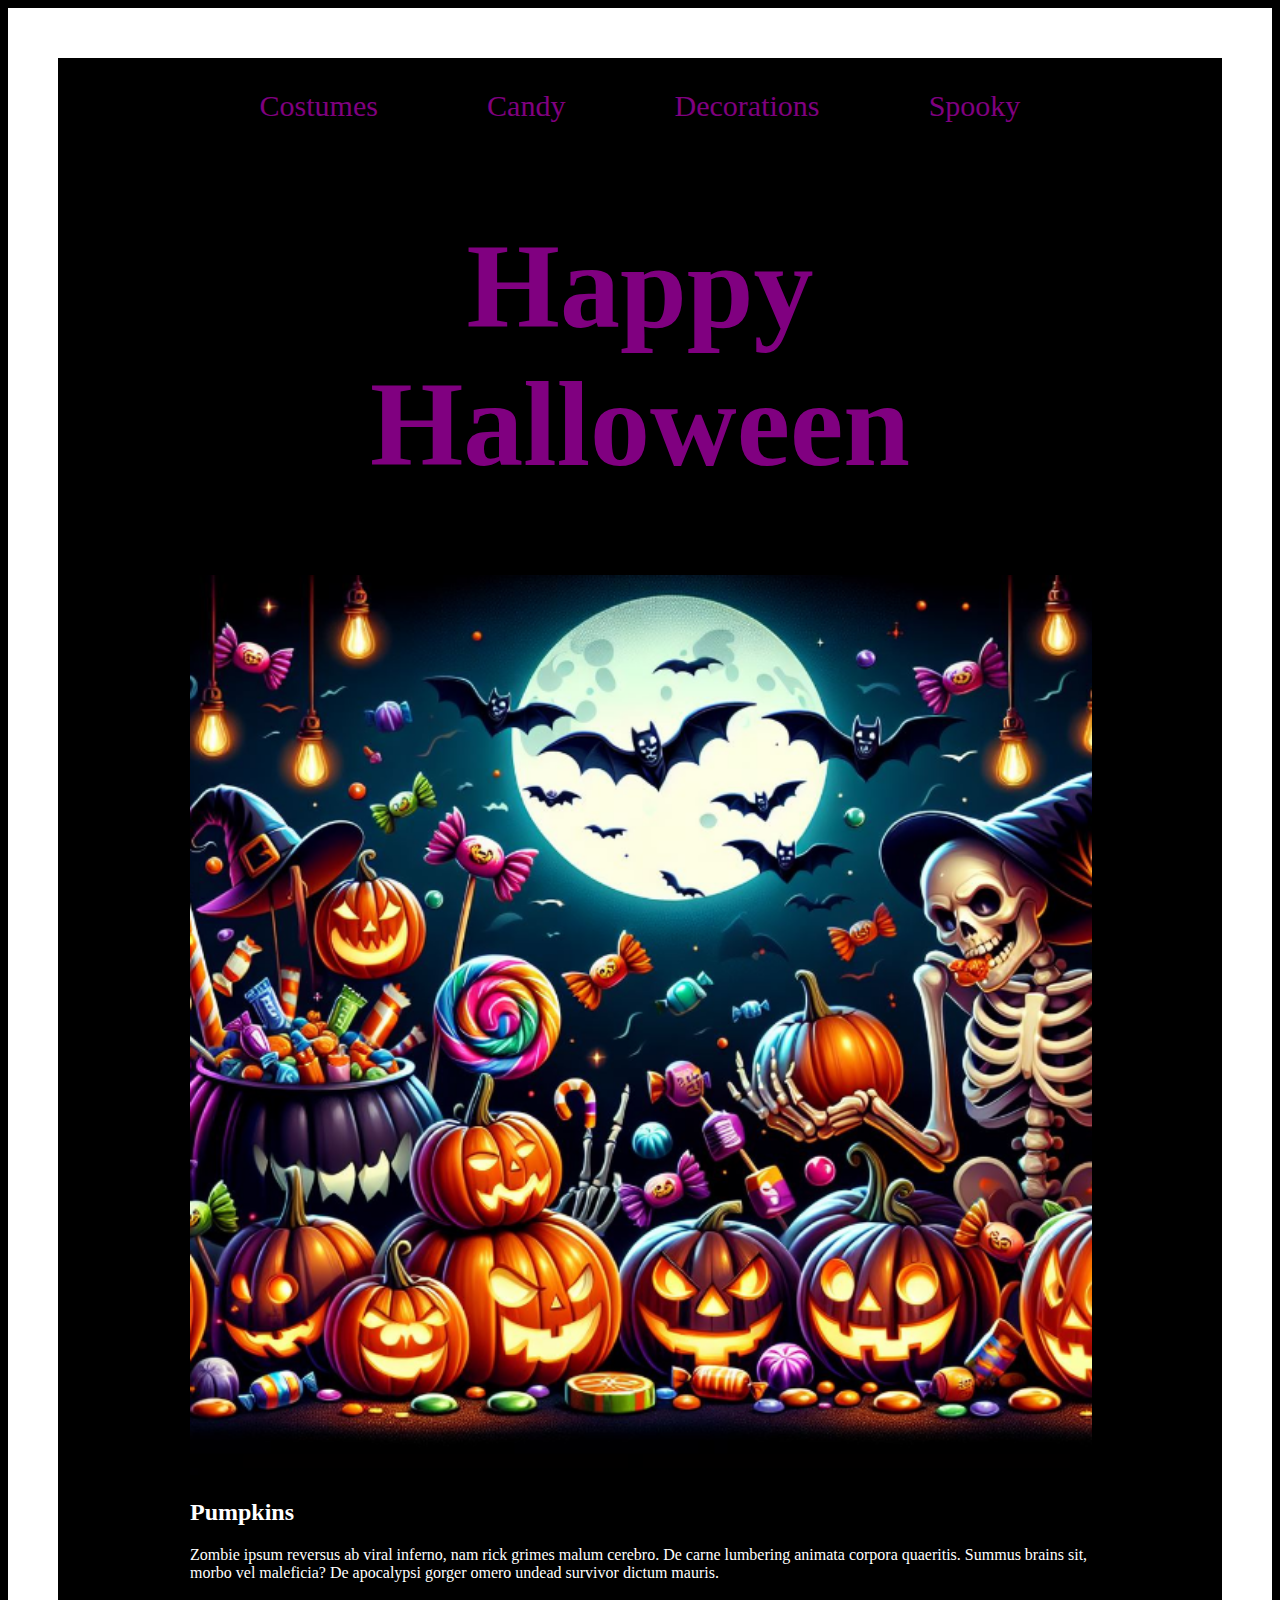
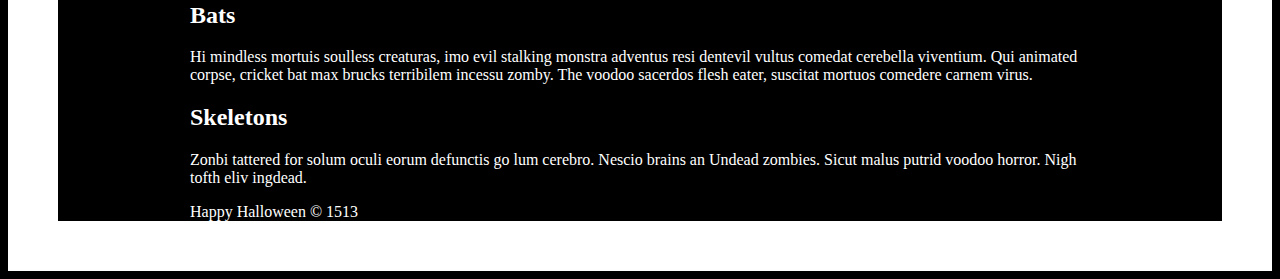
<file: halloween/index.html>
<!-- For this activity you are not allowed to change
 the HTML code, only the CSS -->

<!DOCTYPE html>
<html lang="en">

<head>
    <meta charset="UTF-8">
    <meta name="viewport" content="width=device-width, initial-scale=1.0">
    <title>Document</title>
    <link rel="stylesheet" href="styles/styles.css">
</head>

<body>
    <div id="wrapper">
        <header>
            <nav>
                <ul>
                    <li>Costumes</li>
                    <li>Candy</li>
                    <li>Decorations</li>
                    <li>Spooky</li>
                </ul>
            </nav>
        </header>
        <main>
            <h1>Happy Halloween</h1>
            <img src="images/halloween.png">
            <section>
                <h2>Pumpkins</h2>
                <p>Zombie ipsum reversus ab viral inferno, nam rick grimes
                    malum cerebro. De carne lumbering animata corpora quaeritis.
                    Summus brains sit​​, morbo vel maleficia? De apocalypsi gorger
                    omero undead survivor dictum mauris. </p>
            </section>
            <section>
                <h2>Bats</h2>
                <p>Hi mindless mortuis soulless
                    creaturas, imo evil stalking monstra adventus resi dentevil vultus
                    comedat cerebella viventium. Qui animated corpse, cricket bat max
                    brucks terribilem incessu zomby. The voodoo sacerdos flesh eater,
                    suscitat mortuos comedere carnem virus.</p>
            </section>
            <section>
                <h2>Skeletons</h2>
                <p>Zonbi tattered for solum oculi
                    eorum defunctis go lum cerebro. Nescio brains an Undead zombies. Sicut
                    malus putrid voodoo horror. Nigh tofth eliv ingdead.</p>
            </section>
        </main>
        <footer>
            Happy Halloween &copy; 1513
        </footer>
    </div>
</body>

</html>
</file>
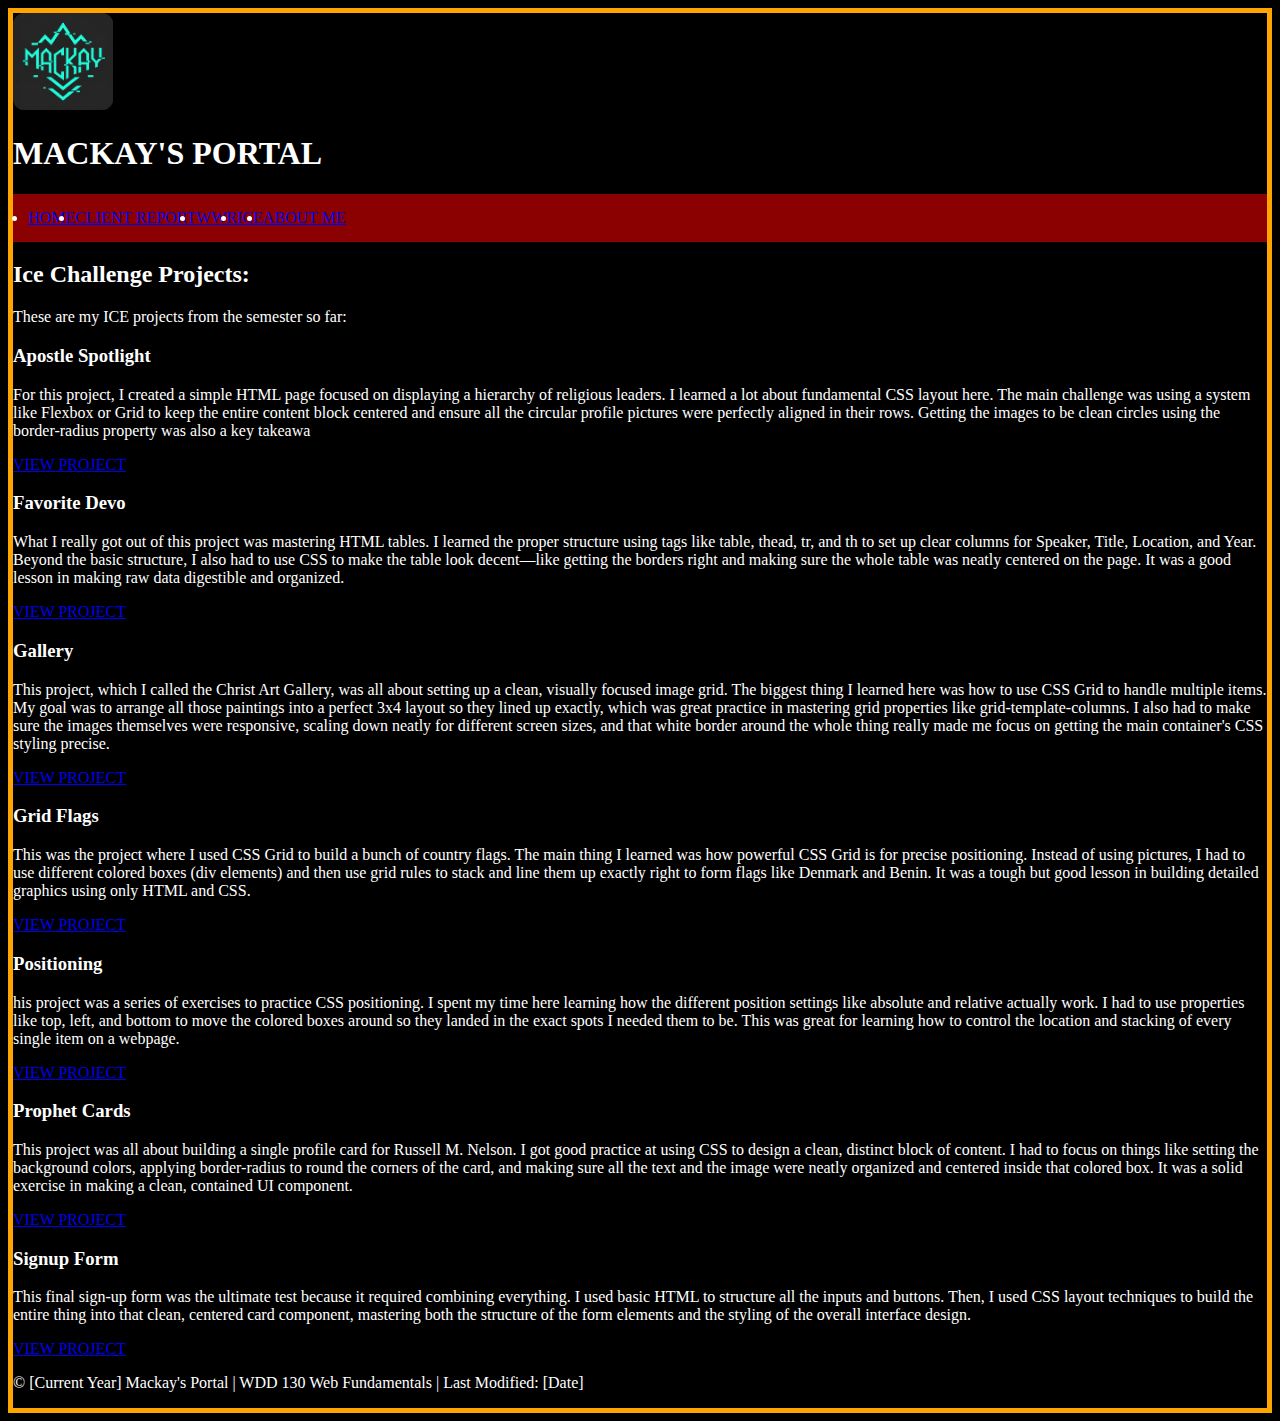
<file: portal_page/ice.html>
<!DOCTYPE html>
<html lang="en">
<head>
    <meta charset="UTF-8">
    <meta name="viewport" content="width=device-width, initial-scale=1.0">
    <title>Mackay's Portal</title>
    <link rel="stylesheet" href="styles/styles.css">
</head>
<body>

    <header>
        <div class="container header-content">
            <div class="logo">
                <img src="images/portalpagelogo.png" alt="Mackay Portal page logo" width="100px">
                <h1>MACKAY'S PORTAL</h1>
            </div>
            <nav>
                <ul>
                    <li><a href="portal_page.html">HOME</a></li>
                    <li><a href="client_report.html">CLIENT REPORT</a></li>
                    <li><a href="/wwr/wwr-site.html">WWR</a></li>
                    <li><a href="ice.html">ICE</a></li>
                    <li><a href="#">ABOUT ME</a></li> 
                </ul>
            </nav>
        </div>
    </header>

    <main>
         <section class="welcome">
            <h2>Ice Challenge Projects:</h2>
            <p>These are my ICE projects from the semester so far:</p>
        </section>

<section class="project-grid">

            <div class="card-container">
                <div class="project-card">
                    <div class="card-front">
                        <h3>Apostle Spotlight</h3>
                        <p>For this project, I created a simple HTML page focused on displaying a hierarchy of religious leaders. I learned a lot about fundamental CSS layout here. The main challenge was using a system like Flexbox or Grid to keep the entire content block centered and ensure all the circular profile pictures were perfectly aligned in their rows. Getting the images to be clean circles using the border-radius property was also a key takeawa</p>
                        <a href="../ice/apostle_spotlight/apostles.html" target="_blank" class="btn">VIEW PROJECT</a>
                    </div>
                </div>
            </div>

            <div class="card-container">
                <div class="project-card">
                    <div class="card-front">
                        <h3>Favorite Devo</h3>
                        <p>What I really got out of this project was mastering HTML tables. I learned the proper structure using tags like table, thead, tr, and th to set up clear columns for Speaker, Title, Location, and Year. Beyond the basic structure, I also had to use CSS to make the table look decent—like getting the borders right and making sure the whole table was neatly centered on the page. It was a good lesson in making raw data digestible and organized.</p>
                        <a href="../ice/favorite_devo/favdevo.html" target="_blank" class="btn"> VIEW PROJECT</a>
                    </div>
                </div>
            </div>

            <div class="card-container">
                <div class="project-card">
                    <div class="card-front">
                        <h3>Gallery</h3>
                        <p>This project, which I called the Christ Art Gallery, was all about setting up a clean, visually focused image grid. The biggest thing I learned here was how to use CSS Grid to handle multiple items. My goal was to arrange all those paintings into a perfect 3x4 layout so they lined up exactly, which was great practice in mastering grid properties like grid-template-columns. I also had to make sure the images themselves were responsive, scaling down neatly for different screen sizes, and that white border around the whole thing really made me focus on getting the main container's CSS styling precise.</p>
                        <a href="../ice/gallery/gallery.html" target="_blank" class="btn">VIEW PROJECT</a>
                    </div>
                </div>
            </div>

            <div class="card-container">
                <div class="project-card">
                    <div class="card-front">
                        <h3>Grid Flags</h3>
                        <p>This was the project where I used CSS Grid to build a bunch of country flags. The main thing I learned was how powerful CSS Grid is for precise positioning. Instead of using pictures, I had to use different colored boxes (div elements) and then use grid rules to stack and line them up exactly right to form flags like Denmark and Benin. It was a tough but good lesson in building detailed graphics using only HTML and CSS.</p>
                        <a href="../ice/grid_flags/flags.html" target="_blank" class="btn-learn">VIEW PROJECT</a>
                    </div>
                </div>
            </div>

            <div class="card-container">
                <div class="project-card">
                    <div class="card-front">
                        <h3>Positioning</h3>
                        <p>his project was a series of exercises to practice CSS positioning. I spent my time here learning how the different position settings like absolute and relative actually work. I had to use properties like top, left, and bottom to move the colored boxes around so they landed in the exact spots I needed them to be. This was great for learning how to control the location and stacking of every single item on a webpage.</p>
                        <a href="../ice/positioning/positioning.html" target="_blank" class="btn">VIEW PROJECT</a>
                    </div>
                </div>
            </div>

            <div class="card-container">
                <div class="project-card">
                    <div class="card-front">
                        <h3>Prophet Cards</h3>
                        <p>This project was all about building a single profile card for Russell M. Nelson. I got good practice at using CSS to design a clean, distinct block of content. I had to focus on things like setting the background colors, applying border-radius to round the corners of the card, and making sure all the text and the image were neatly organized and centered inside that colored box. It was a solid exercise in making a clean, contained UI component.</p>
                        <a href="../ice/prophet_cards/nelson.html" target="_blank" class="btn">VIEW PROJECT</a>
                    </div>
                </div>
            </div>

            <div class="card-container">
                <div class="project-card">
                    <div class="card-front">
                        <h3>Signup Form</h3>
                        <p>This final sign-up form was the ultimate test because it required combining everything. I used basic HTML to structure all the inputs and buttons. Then, I used CSS layout techniques to build the entire thing into that clean, centered card component, mastering both the structure of the form elements and the styling of the overall interface design.</p>
                        <a href="../ice/signup/signup.html" class="btn">VIEW PROJECT</a>
                    </div>
                </div>
            </div>

        </section>






            
    </main>

    <footer>
        <p>© [Current Year] Mackay's Portal | WDD 130 Web Fundamentals | Last Modified: [Date]</p>
    </footer>

</body>
</html>
</file>
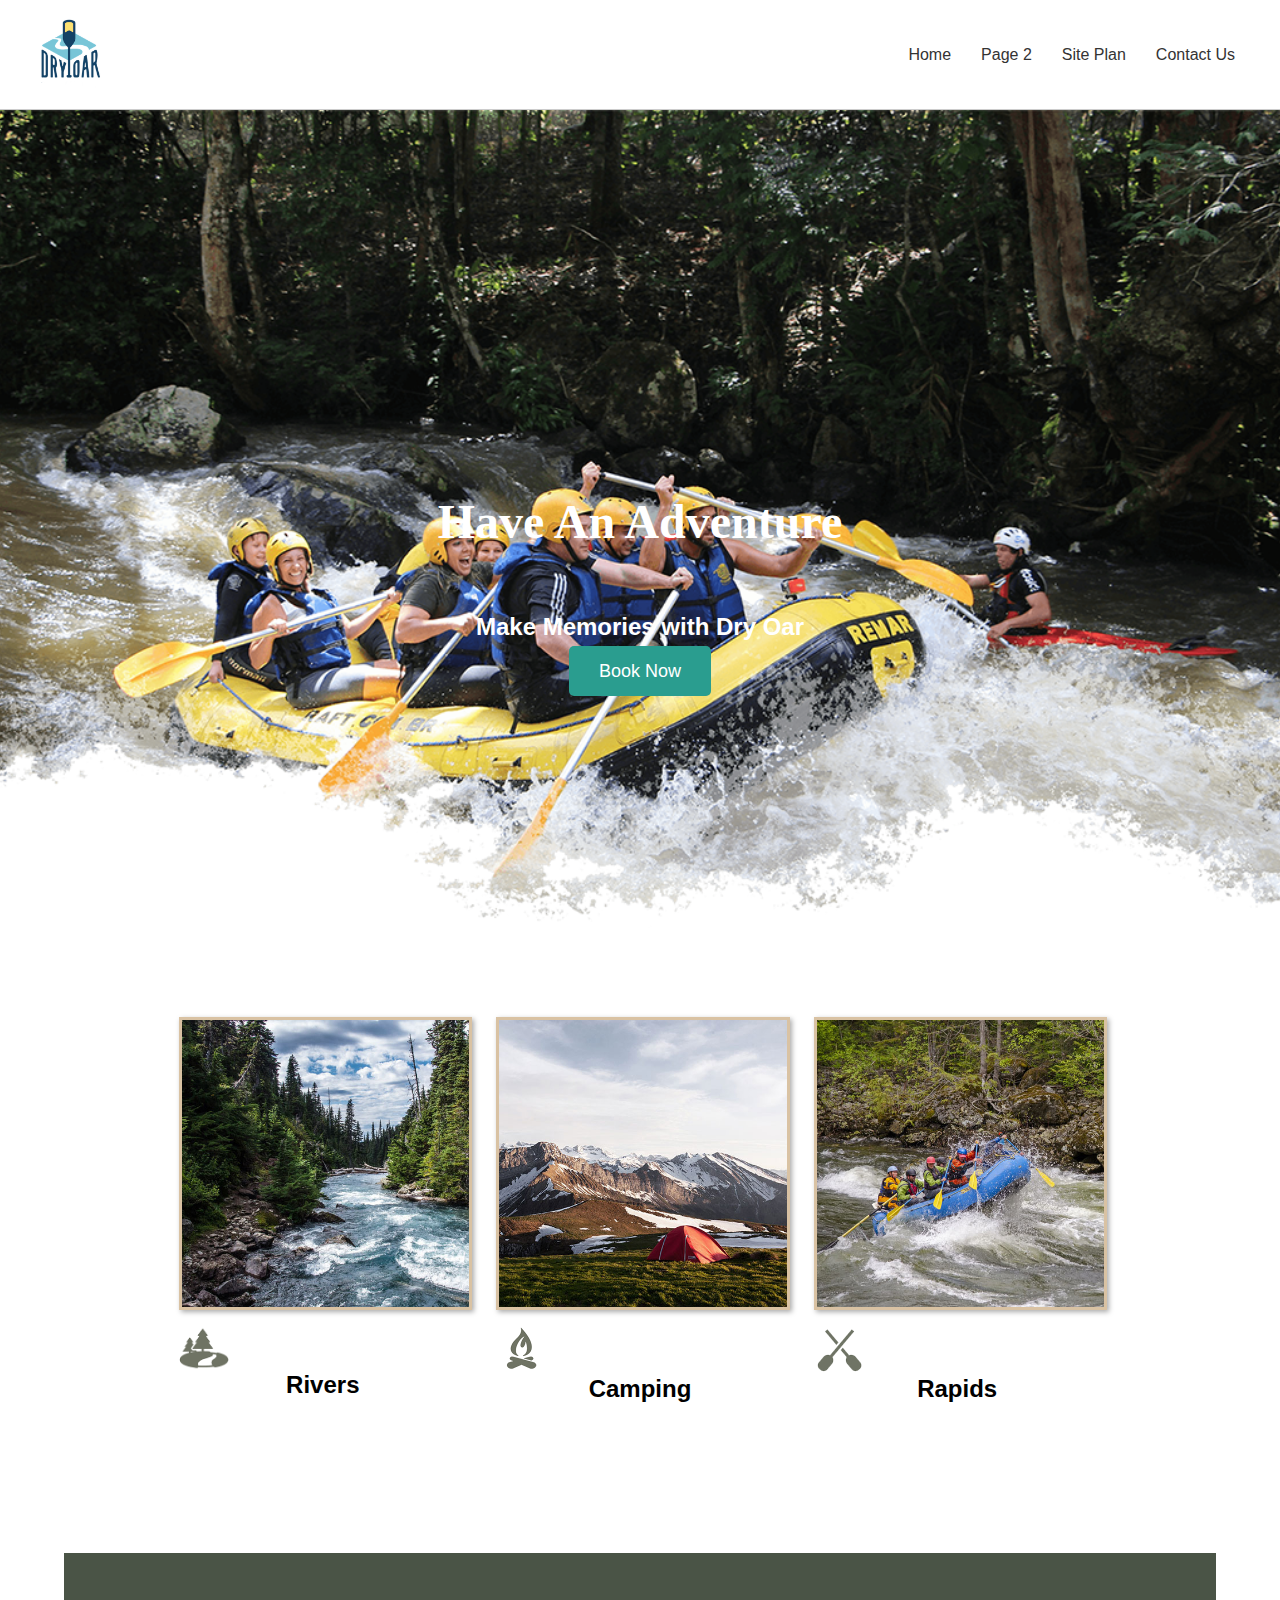
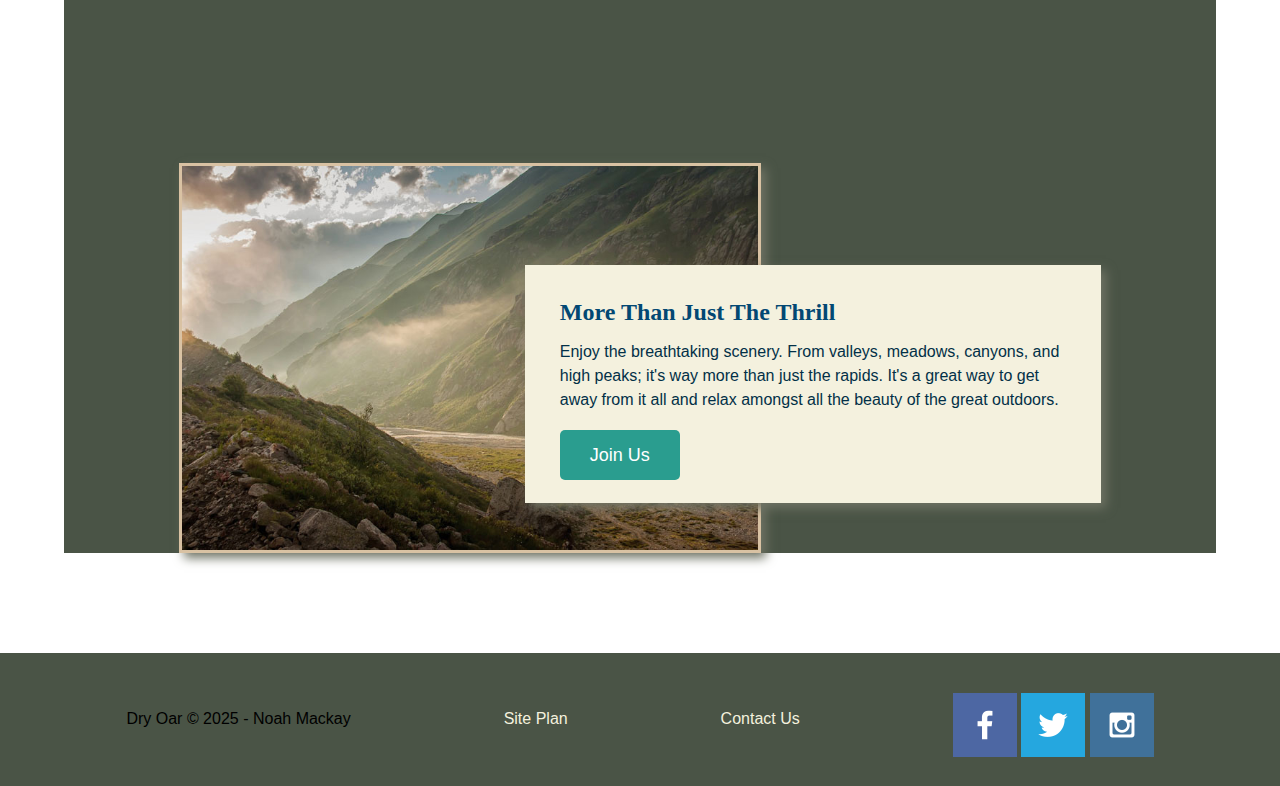
<file: wwr/wwr-site.html>
<!DOCTYPE html>
<html lang="en">
<head>
    <link rel="stylesheet" href="styles/style.css">
    <meta charset="UTF-8">
    <meta name="viewport" content="width=device-width, initial-scale=1.0">
    <title>Whitewater Rafting Vacations | Dry Oar Boating | Home</title>
</head>

<body>
    <div id="content">
        <header>
            <a id="logo_link" href="index.html"> 
                <img class="logo" src="images/logo.png" alt="Dry Oar Logo">
            </a>
            <nav>   
                <a href="index.html">Home</a>
                <a href="#">Page 2</a>
                <a href="site-plan-rafting.html">Site Plan</a>
                <a href="contactus.html">Contact Us</a>
            </nav>
        </header>

        <div id="hero">
            <div id="hero-box">
                <img id="hero-img" src="images/hero.png" alt="People enjoying white water rafting">
            </div>
            <section id="hero-msg">
                <h1 class="home-title">Have An Adventure</h1>
                <h4>Make Memories with Dry Oar</h4>
                <div class="button-box">
                    <a class="book" href="contactus.html">Book Now</a>
                </div>
            </section>
        </div> 

        <main class="home-grid">
            <div class="card-container"> 
                <section class="rivers-card">
                    <img class="card-img" src="images/rivers.jpg" alt="river rushing through forest">
                    <img class="icon" src="images/river_icon.png" alt="river icon">
                    <h2>Rivers</h2>
                </section>
                
                <section class="camping-card">
                    <img class="card-img" src="images/camping.jpg" alt="tent in mountains">
                    <img class="icon" src="images/fire_icon.png" alt="fire icon">
                    <h2>Camping</h2>
                </section>

                <section class="rapids-card">
                    <img class="card-img" src="images/rapids.jpg" alt="rafting boat">
                    <img class="icon" src="images/oars.png" alt="oars icon">
                    <h2>Rapids</h2>
                </section>
            </div>

            <div id="background"></div> 

            <img class="mountains" src="images/mountains.jpg" alt="Misty mountains">
            <section class="msg">
                <h2>More Than Just The Thrill</h2>
                <p>Enjoy the breathtaking scenery. From valleys, meadows, canyons, and high peaks; it's way more than just the rapids. It's a great way to get away from it all and relax amongst all the beauty of the great outdoors. </p>
                <a class="join" href="rivers.html">Join Us</a>
            </section>
        </main>

        <footer>
            <p>Dry Oar &copy; 2025 - Noah Mackay</p>
            <p><a href="site-plan-rafting.html">Site Plan</a></p>
            <p><a href="contactus.html">Contact Us</a></p>
            <div class="social">
                <a href="https://facebook.com" target="_blank">
                    <img src="images/facebook.png" alt="fb icon">
                </a>
                <a href="https://twitter.com" target="_blank">
                    <img src="images/twitter.png" alt="twitter icon">
                </a>
                <a href="https://instagram.com" target="_blank">
                    <img src="images/instagram.png" alt="instagram icon">
                </a>
            </div>
        </footer>
    </div>
</body>
</html>
</file>
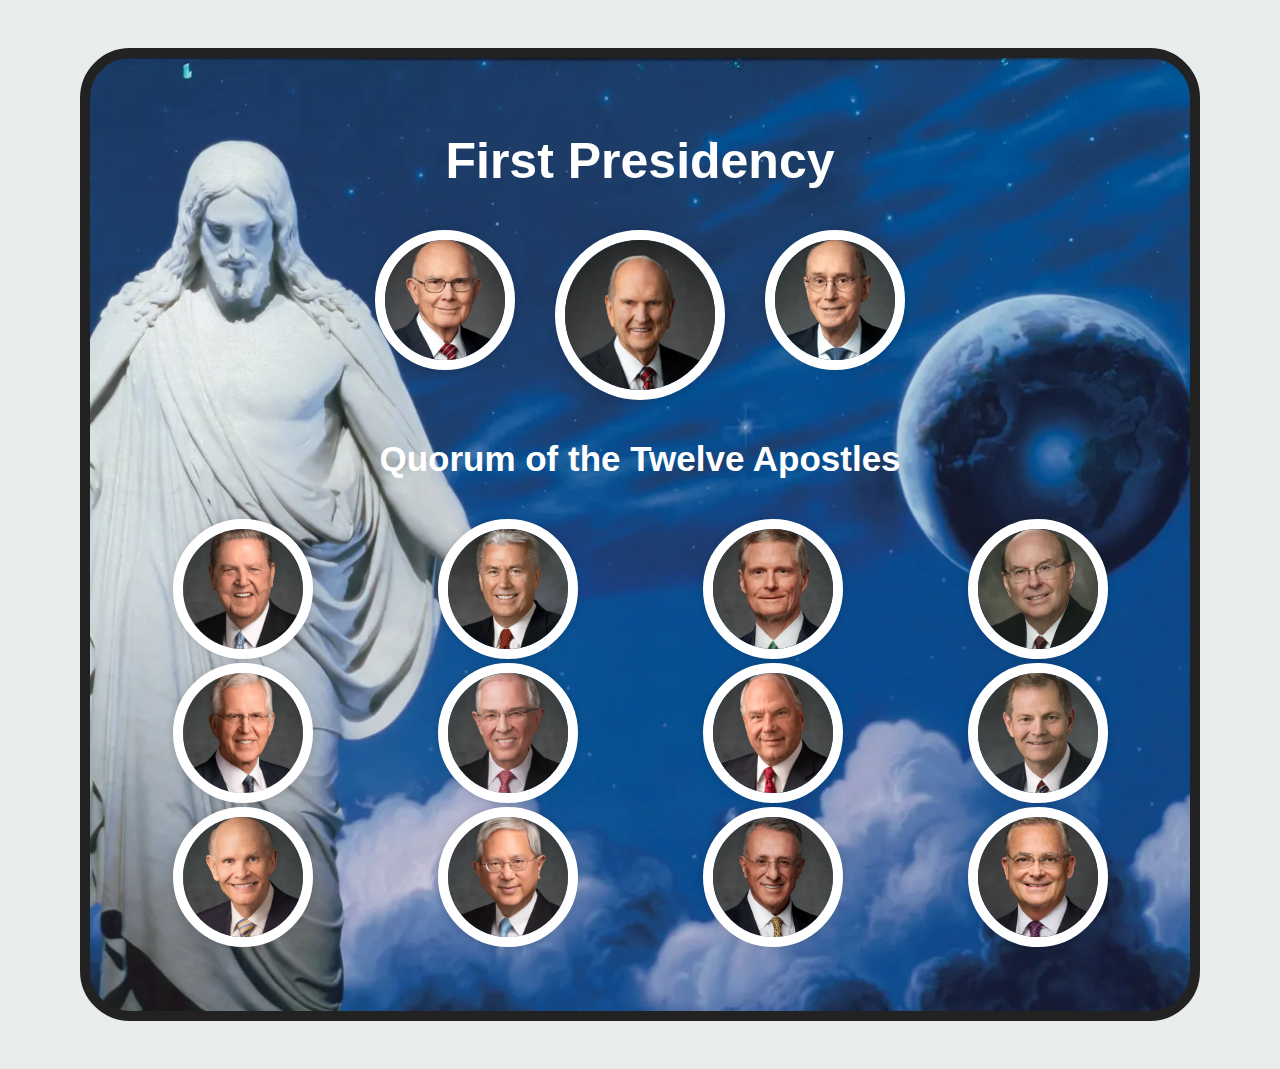
<file: ice/apostle_spotlight/apostles.html>
<!DOCTYPE html>
<html lang="en">
<head>
    <meta charset="UTF-8">
    <meta name="viewport" content="width=device-width, initial-scale=1.0">
    <title>Apostles Spotlights</title>
    <style>
        /* Insert styles here */

body {
    background-color: #E8ECED;
    font-family: Arial, sans-serif;
    display: flex;
    justify-content: center;
    padding: 40px 0;
}

.spotlight-box {
    width: 1100px;
    background-color: #F9FAFB;
    border: 10px solid #222;
    border-radius: 50px;
    padding: 40px 0;

    background-image: url('images/christus.webp');
    background-size: cover; 
    background-repeat: no-repeat; 
    background-position: left center; 
    background-position-x: -350px

}

.background-and-content {
    text-align: center;
}

h1 {
    color: white;
    font-size: 50px;
    font-weight: bold;
    margin-bottom: 40px;
}

h2 {
    color: white;
    font-size: 35px;
    font-weight: bold;
    margin-bottom: 20px;
}

.first-presidency {
    display: flex;
    justify-content: center;
    gap: 40px;
    margin-bottom: 35px;
}

.quorum-of-twelve {
    display: grid;
    grid-template-columns: repeat(4, 1fr);
    justify-items: center;
    padding: 20px;
}

.president img{
    width: 150px;
    height: 150px;
    object-fit: cover;
    border-radius: 50%;
    border: 10px solid white;
    box-shadow: 0 0 8px rgba(0,0,0,0.15);
}

.leader img {
    width: 120px;
    height: 120px;
    object-fit: cover;
    border-radius: 50%;
    border: 10px solid white;
    box-shadow: 0 0 8px rgba(0,0,0,0.15);
}
.leader img:hover {
    border-color: yellow; 
}
.president img:hover {
    border-color: yellow; 
}

    </style>
</head>
<body>
    <!-- Insert HTML elements here -->
<main>
    <div class="spotlight-box">

        <div class="background-and-content">

            <h1>First Presidency</h1>

            <section class="first-presidency">
                <div class="leader"><img src="images/oaks.webp" alt="First Presidency Member"></div>
                <div class="president"><img src="images/nelson.webp" alt="First Presidency Member"></div>
                <div class="leader"><img src="images/eyring.webp" alt="First Presidency Member"></div>
            </section>

            <h2>Quorum of the Twelve Apostles</h2>

            <section class="quorum-of-twelve">
                <div class="leader"><img src="images/holland.webp" alt="Apostle"></div>
                <div class="leader"><img src="images/uchtdorf.webp" alt="Apostle"></div>
                <div class="leader"><img src="images/bednar.webp" alt="Apostle"></div>
                <div class="leader"><img src="images/cook.webp" alt="Apostle"></div>
                <div class="leader"><img src="images/christofferson.webp" alt="Apostle"></div>
                <div class="leader"><img src="images/anderson.webp" alt="Apostle"></div>
                <div class="leader"><img src="images/rasband.webp" alt="Apostle"></div>
                <div class="leader"><img src="images/stevenson.webp" alt="Apostle"></div>
                <div class="leader"><img src="images/renlund.webp" alt="Apostle"></div>
                <div class="leader"><img src="images/gong.webp" alt="Apostle"></div>
                <div class="leader"><img src="images/soares.webp" alt="Apostle"></div>
                <div class="leader"><img src="images/kearon.webp" alt="Apostle"></div>

</body>
</html>
</file>
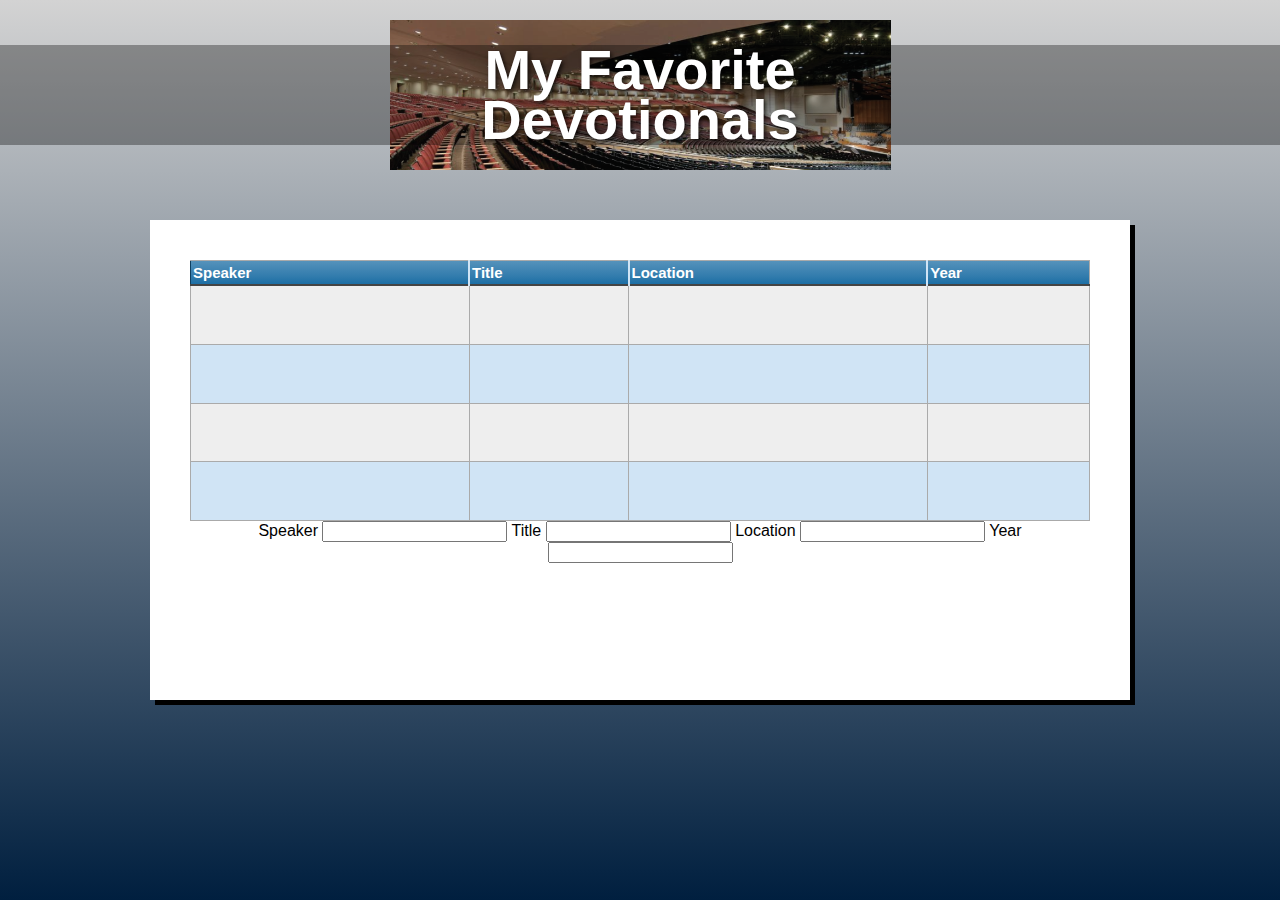
<file: ice/favorite_devo/favdevo.html>
<!DOCTYPE html>
<html lang="en">
<head>
  <meta charset="UTF-8" />
  <meta name="viewport" content="width=device-width, initial-scale=1.0"/>
  <title>My Favorite Devotionals</title>
  <link rel="stylesheet" href="styles/styles.css" />
</head>
<body>
  <div class="container">
    <header class="header">
      <div class="header-image">
        <h1>My Favorite<br>Devotionals</h1>
      </div>
    </header>
    <main>
      <div class="content-box">
        <!-- Add your devotional content here -->
        <table class="blueTable" style="height: 261px;" width="470">
          <thead>
            <tr>
            <th>Speaker</th>
            <th>Title</th>
            <th>Location</th>
            <th>Year</th>
            </tr>
            </thead>
            <tfoot></tfoot>
            <tbody>
            <tr>
            <td>&nbsp;</td>
            <td>&nbsp;</td>
            <td>&nbsp;</td>
            <td>&nbsp;</td>
            </tr>
            <tr>
            <td>&nbsp;</td>
            <td>&nbsp;</td>
            <td>&nbsp;</td>
            <td>&nbsp;</td>
            </tr>
            <tr>
            <td>&nbsp;</td>
            <td>&nbsp;</td>
            <td>&nbsp;</td>
            <td>&nbsp;</td>
            </tr>
            <tr>
            <td>&nbsp;</td>
            <td>&nbsp;</td>
            <td>&nbsp;</td>
            <td>&nbsp;</td>
            </tr>
            </tbody>
        </table>

</table>

<form>
<label for="speaker">Speaker</label>
<input type="text" id="speaker" name="Speaker">

<label for="Title">Title</label>
<input type="text" id="Title" name="Title">

<label for="Location">Location</label>
<input type="text" id="Location" name="Location">

<label for="Year">Year</label>
<input type="text" id="Year" name="Year">

</form>

      </div>
    </main>
  </div>
</body>
</html>
</file>
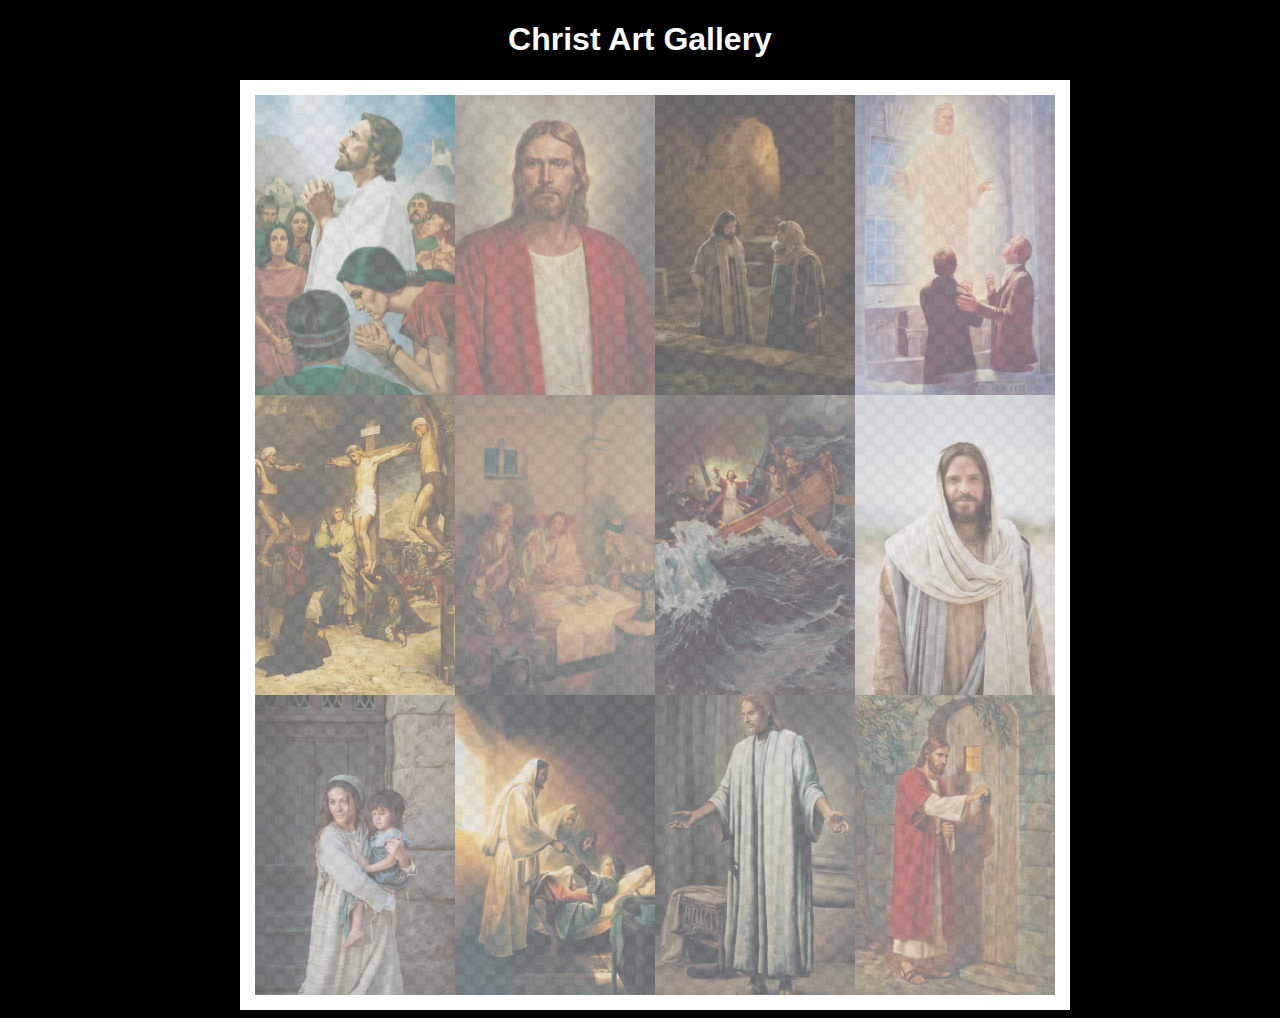
<file: ice/gallery/gallery.html>
<!DOCTYPE html>
<html lang="en">
<head>
    <meta charset="UTF-8">
    <meta name="viewport" content="width=device-width, initial-scale=1.0">
    <title>Images of Christ</title>
    <style>
        body {
            background: black;
        }
        #wrapper{
            width: 800px;
            margin: 0 auto;
        }
        nav {
            color: white;
            text-align: center;
            font-family: Haettenschweiler, 'Arial Narrow Bold', sans-serif;
        }
        #gallery{
            display: grid;
            grid-template-columns: 200px 200px 200px 200px;
            border: 15px solid rgb(255, 255, 255);
            width: 100%;
            background-color: #ddd;
            background-image:
                linear-gradient(45deg, #ccc 26%, transparent 26%), 
                linear-gradient(135deg, #ccc 26%, transparent 26%),
                linear-gradient(45deg, transparent 75%, #ccc 75%),
                linear-gradient(135deg, transparent 75%, #ccc 75%);
            background-size: 20px 20px; /* Must be a square */
            background-position: 0 0, 10px 0, 10px -10px, 0px 10px; 
            
        }
        #gallery a {
            cursor: url('images/christus.png'), pointer;
        }
        #gallery img {
            width: 200px;
            height: 300px;
            opacity:50%;
            display:block;
        }
        #gallery img:hover{
            opacity: 100%;
        }
    </style>
</head>
<body>
    <div id="wrapper">
        <nav>
            <h1>Christ Art Gallery</h1>
        </nav>
        <main>
            <div id="gallery">
                <a href="images/big/img1.jpg"><img src="images/small/img1.png" alt="huge file size" ></a>
                <a href="images/big/img2.jpg"><img src="images/small/img2.png" alt="huge file size" ></a>
                <a href="images/big/img3.jpg"><img src="images/small/img3.png" alt="huge file size" ></a>
                <a href="images/big/img4.jpg"><img src="images/small/img4.png" alt="huge file size" ></a>
                <a href="images/big/img5.jpg"><img src="images/small/img5.png" alt="huge file size" ></a>
                <a href="images/big/img6.jpg"><img src="images/small/img6.png" alt="huge file size" ></a>
                <a href="images/big/img7.jpg"><img src="images/small/img7.png" alt="huge file size" ></a>
                <a href="images/big/img8.jpg"><img src="images/small/img8.png" alt="huge file size" ></a>
                <a href="images/big/img9.jpg"><img src="images/small/img9.png" alt="huge file size" ></a>
                <a href="images/big/img10.jpg"><img src="images/small/img10.png" alt="huge file size" ></a>
                <a href="images/big/img11.jpg"><img src="images/small/img11.png" alt="huge file size" ></a>
                <a href="images/big/img12.jpg"><img src="images/small/img12.png" alt="huge file size" ></a>
            </div>
        </main>
    </div>
</body>
</html>
</file>
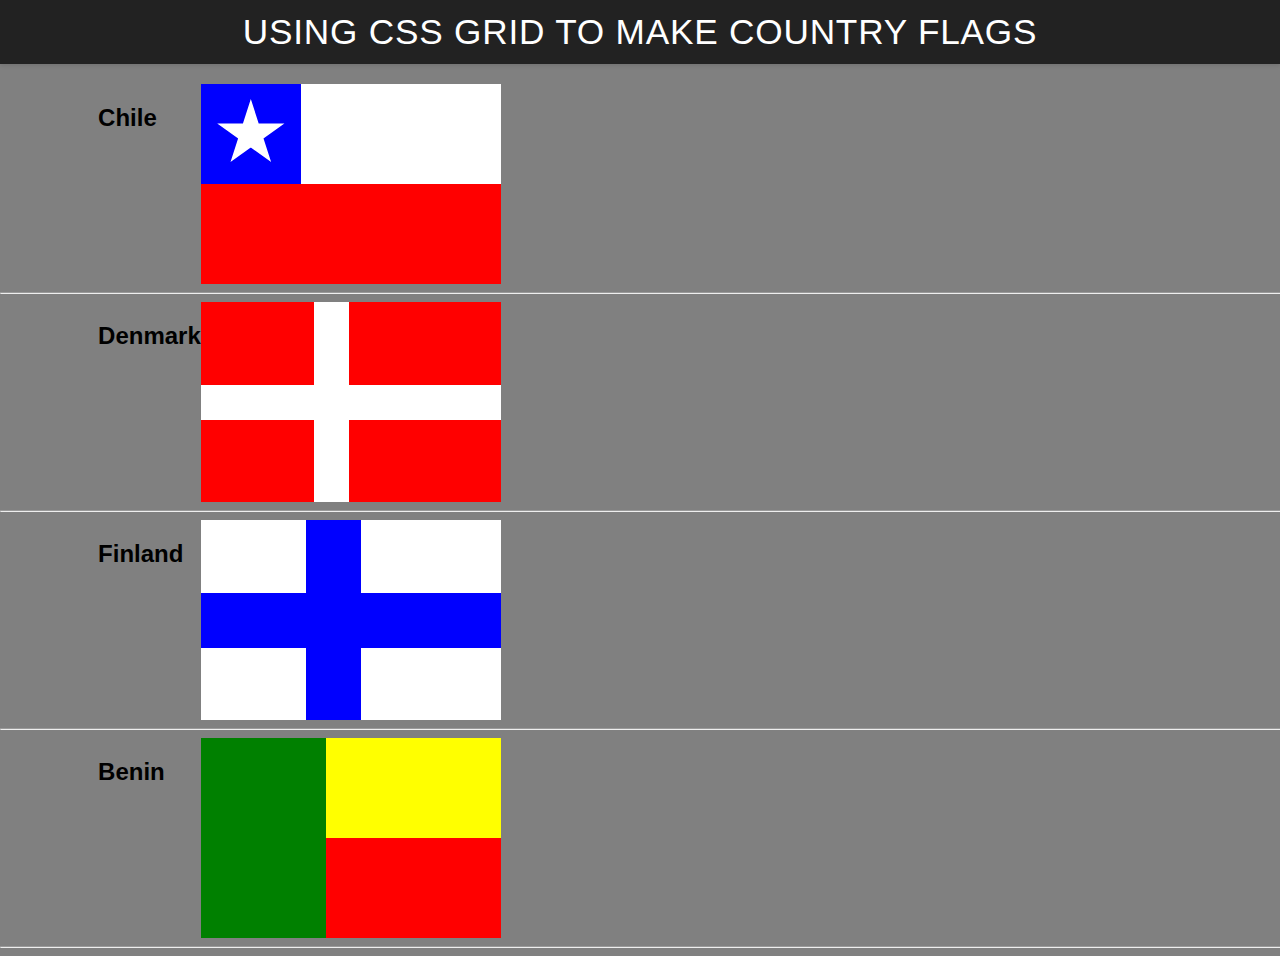
<file: ice/grid_flags/flags.html>
<!DOCTYPE html>
<html lang="en">

<head>
    <meta charset="UTF-8">
    <meta name="viewport" content="width=device-width, initial-scale=1.0">
    <title>Flag</title>
    <style>
        body {
            margin: 0;
            font-family: 'Helvetica Neue', sans-serif;
            background-color: gray;
        }

        header {
            background-color: #222;
            color: #fff;
            padding: 0.75rem 1.5rem;
            display: flex;
            align-items: center;
            justify-content: center;
            font-size: 1.1rem;
            letter-spacing: 0.05rem;
            text-transform: uppercase;
            box-shadow: 0 2px 4px rgba(0, 0, 0, 0.1);
        }

        header h1 {
            margin: 0;
            font-weight: 400;
        }
        main {
            display: grid;
            grid-template-columns: .1fr .1fr 1fr .1fr;
            margin-top: 20px;
        }
        hr {
            width: 100%;
            grid-column: 1 / 5;
        }
        h2 {
            grid-column: 2/3;
        }

        #blue {
            background: blue;
            grid-column: 1 / 2;
            display: grid;
            align-items: center;
            justify-items: center;
        }

        #white {
            background: white;
            grid-column: 2 / 4;
        }

        #red {
            background: red;
            grid-column: 1 / 4;
        }

        #chile {
            display: grid;
            grid-template-columns: 1fr 1fr 1fr;
            grid-template-rows: 1fr 1fr;
            height: 200px;
            width: 300px;
        }

        #denmark {
            display: grid;
            background-color: white;
            grid-template-columns: 6fr 8fr;
            grid-template-rows: 1fr 1fr;
            column-gap: 35px;
            row-gap: 35px;
            height: 200px;
            width: 300px;
            grid-column: 3 / 4;
            place-content: stretch;
        }
        #dred1, #dred2, #dred3, #dred4 {
            background-color: red;
        }
        #dred1 {
            grid-column: 1 / 2; 
            grid-row: 1 / 2;     
        }
        #dred2 {
            grid-column: 2 / 3; 
            grid-row: 1 / 2;     
        }
        #dred3 {
            grid-column: 1 / 2; 
            grid-row: 2 / 3;     
        }
        #dred4 {
            grid-column: 2 / 3; 
            grid-row: 2 / 3;     
        }


        #finland {
            display: grid;
            background-color: blue;
            grid-template-columns: 6fr 8fr;
            grid-template-rows: 1fr 1fr;
            column-gap: 55px;
            row-gap: 55px;
            height: 200px;
            width: 300px;
            grid-column: 3 / 4;
        }
        #fwhite1, #fwhite2, #fwhite3, #fwhite4 {
            background-color: white;
        }
        #fwhite1 {
            grid-column: 1 / 2; 
            grid-row: 1 / 2;     
        }
        #fwhite2 {
            grid-column: 2 / 3; 
            grid-row: 1 / 2;     
        }
        #fwhite3 {
            grid-column: 1 / 2; 
            grid-row: 2 / 3;     
        }
        #fwhite4 {
            grid-column: 2 / 3; 
            grid-row: 2 / 3;     
        }


        #benin {
            display: grid;
            background-color: green;
            grid-template-columns: 5fr 7fr;
            grid-template-rows: 2fr 2fr;
            height: 200px;
            width: 300px;
        }
        #byellow {
            background-color: yellow;
            grid-column: 2 / 3;
            grid-row: 1 / 2
        }
        #bred {
            background-color: red;
            grid-column: 2 / 3;
            grid-row: 2 / 3;
        }



        .star {
            width: 70px;
            aspect-ratio: 1;
            background: white;
            clip-path: polygon(50% 0, 79% 90%, 2% 35%, 98% 35%, 21% 90%);
        }
    </style>
</head>

<body>
    <header>
        <h1>Using CSS Grid to make Country Flags</h1>
    </header>
    <main>
        <h2>Chile</h2>
        <div id="chile">
            <div id="blue">
                <div class="star"></div>
            </div>
            <div id="white"></div>
            <div id="red"></div>
        </div>
        <hr>

        <h2>Denmark</h2>
        <div id="denmark">
            <div id="dred1"></div>
            <div id="dred2"></div>
            <div id="dred3"></div>
            <div id="dred4"></div>
        </div>
        <hr>

        <h2>Finland</h2>
        <div id="finland">
            <div id="fwhite1"></div>
            <div id="fwhite2"></div>
            <div id="fwhite3"></div>
            <div id="fwhite4"></div>
        </div>
        <hr>

        <h2>Benin</h2>
        <div id="benin">
            <div id="bgreen"></div>
            <div id="byellow"></div>
            <div id="bred"></div>
        </div>
        <hr>
    </main>
</body>

</html>
</file>
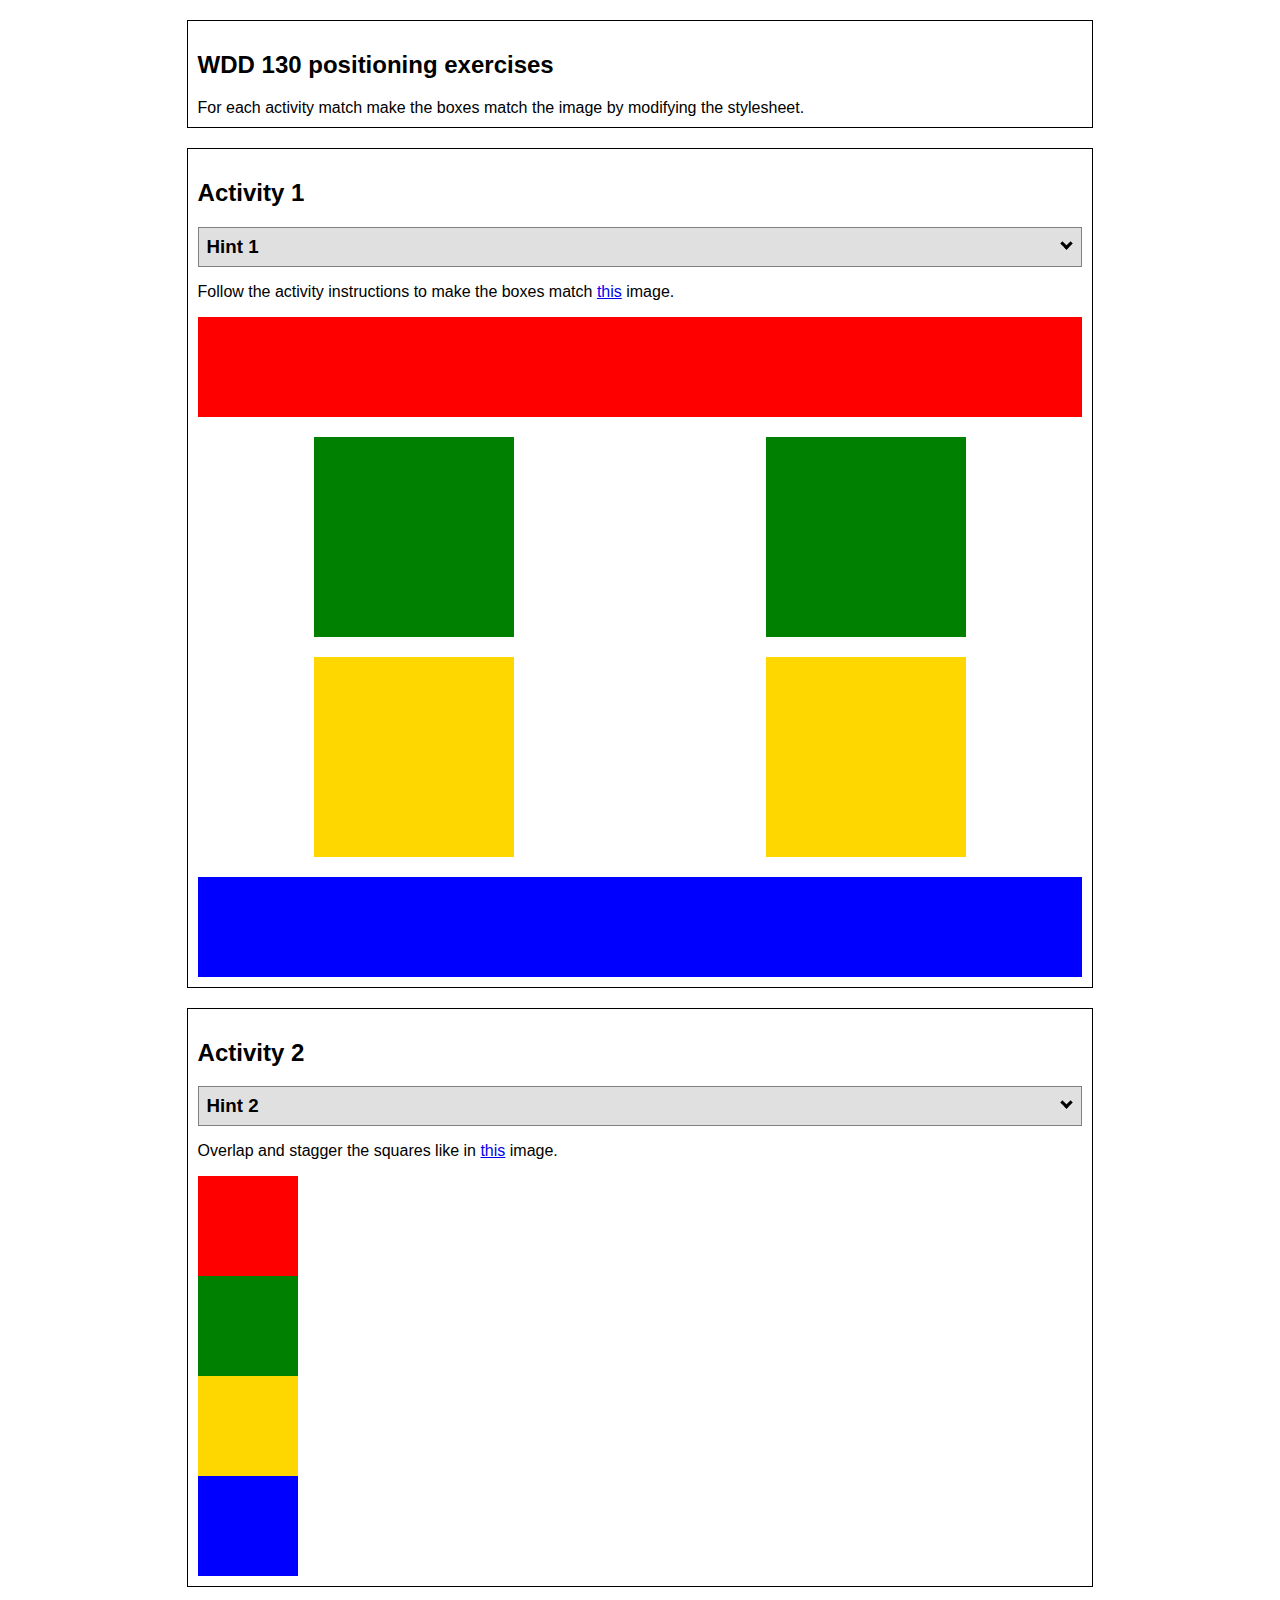
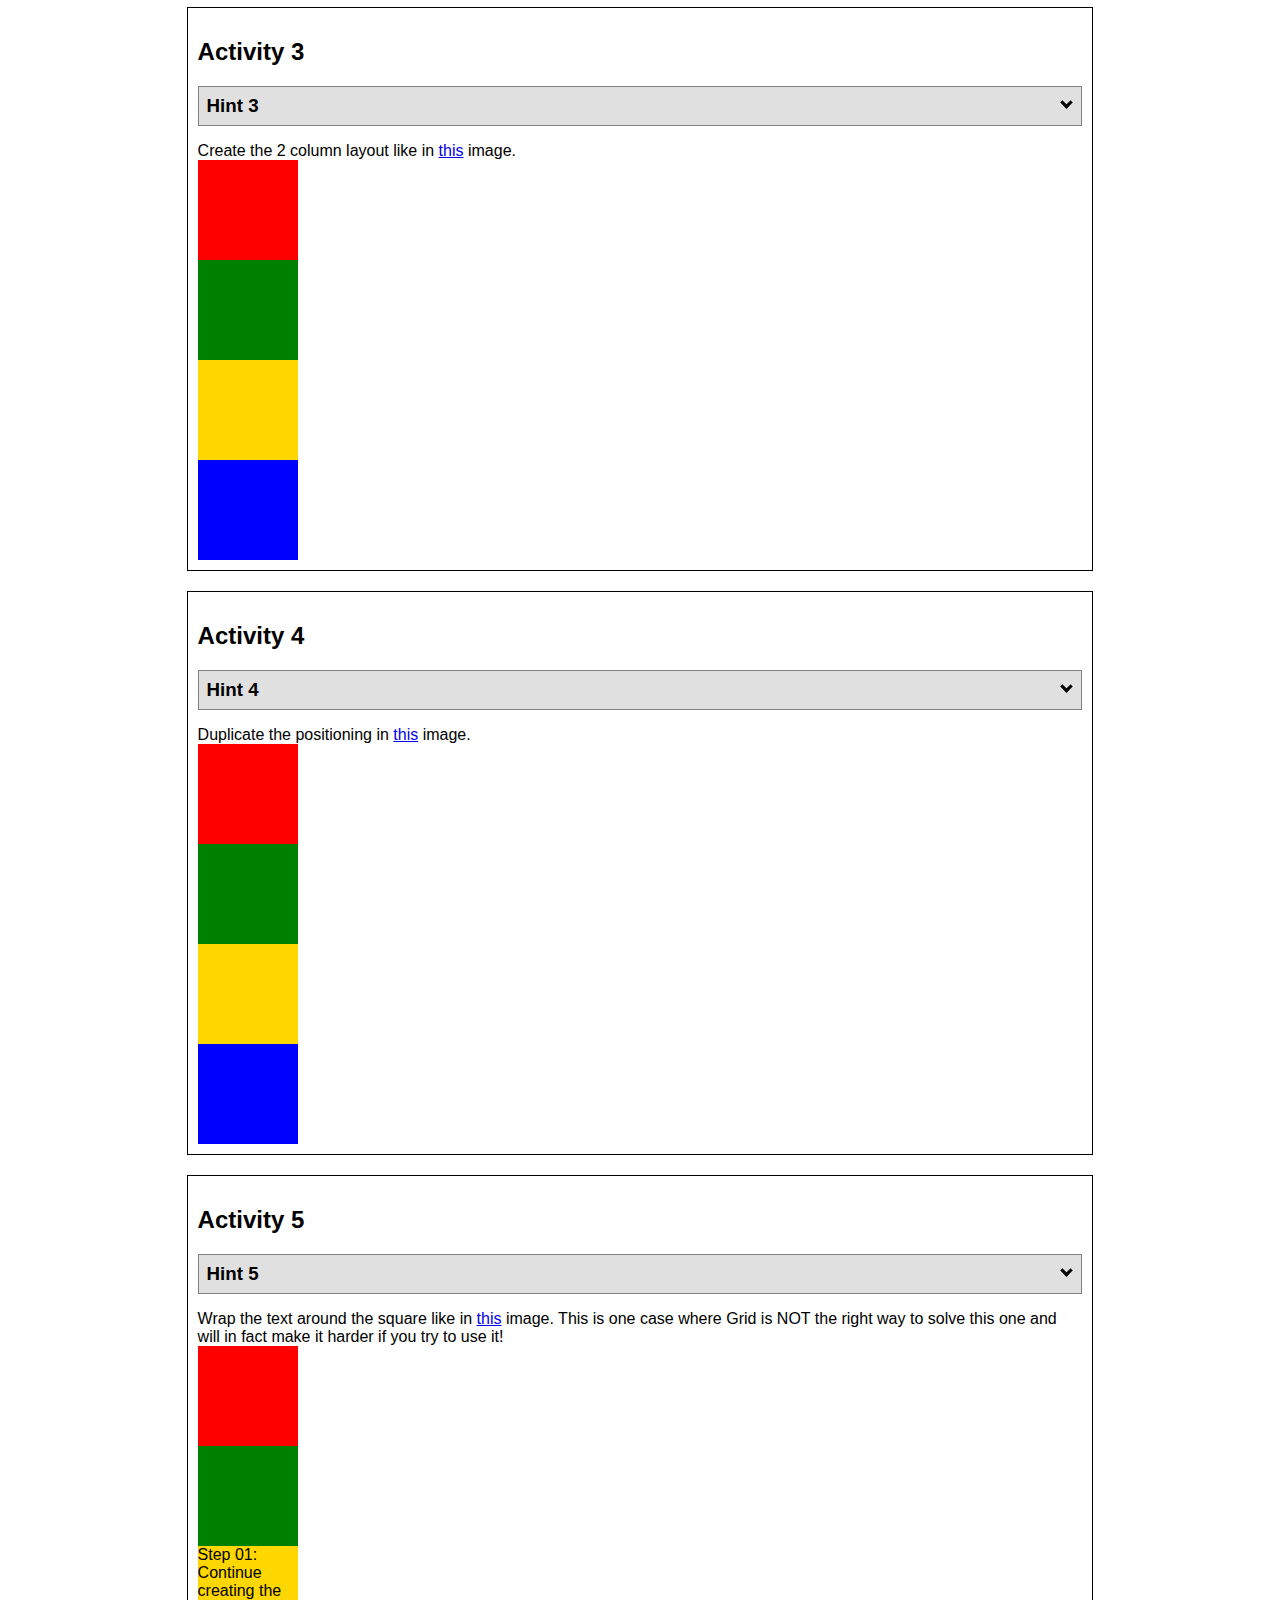
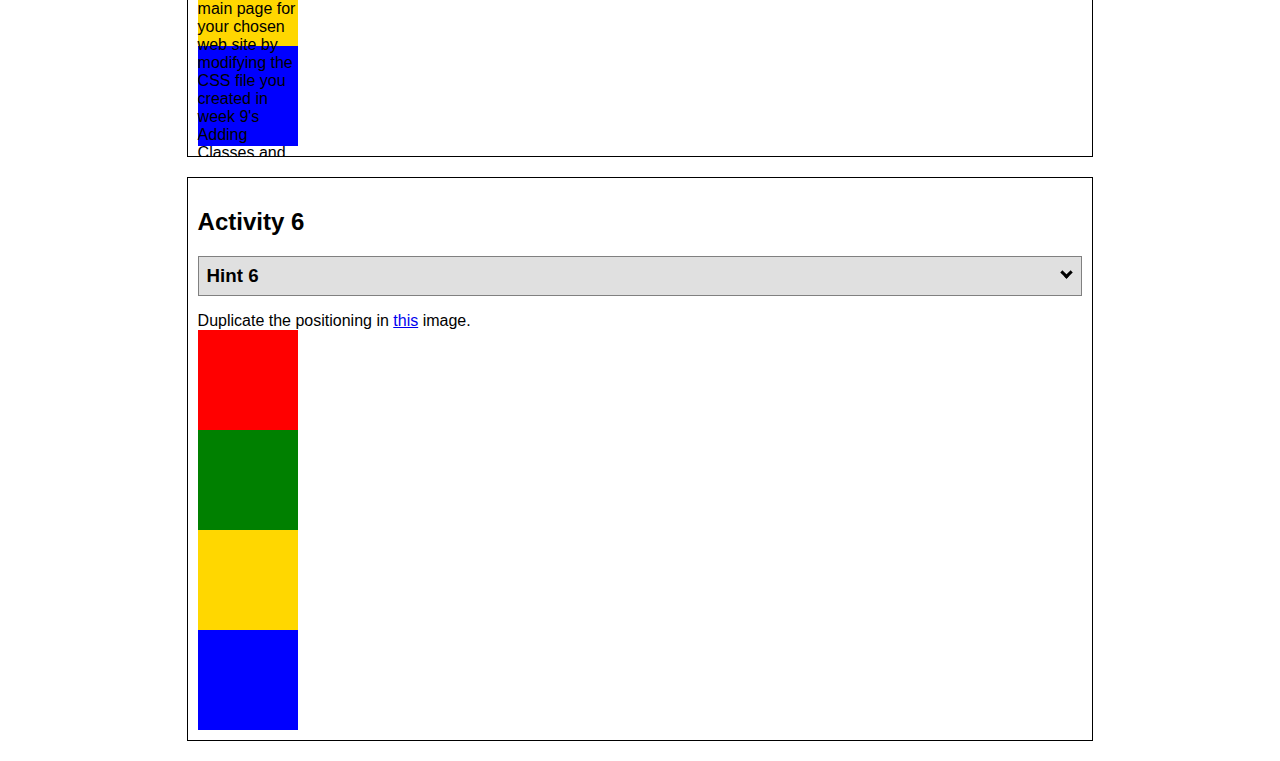
<file: ice/positioning/positioning.html>
<!DOCTYPE html>
<html lang="en">
  <head>
    <!-- HTML - Name: positioning.html -->
    <title>Positioning Activity</title>
    <link rel="stylesheet" type="text/css" href="positionstyles.css" />
  </head>
  <body>
    <div class="activity">
      <h2>WDD 130 positioning exercises</h2>
      For each activity match make the boxes match the image by modifying the stylesheet.</div>
    <div class="activity">
      <h2>Activity 1</h2>
      <section class="hint"><input type="checkbox" ><i></i> <h3>Hint 1</h3><div><p>Use the activity instructions for the firt activity</a></p></div></section>
      <p>Follow the activity instructions to make the boxes match  <a href="images/example1.png" target="_blank">this</a> image.</p>
      <div class="content1" >
        <div class="red1" ></div>
        <div class="green1" ></div>
        <div class="green1" ></div>
        <div class="yellow1"></div>
        <div class="yellow1"></div>
        <div class="blue1"></div>
      </div>
    </div>
    <div class="activity">
      <h2>Activity 2</h2>
      <section class="hint"><input type="checkbox" > <h3>Hint 2</h3><i></i><div>
      <ul>
      <li>grid-template-columns: 50px 50px 50px 50px 50px </li></ul></div></section>
      <p>Overlap and stagger the squares like in <a href="images/example2.png" target="_blank">this</a> image.</p>
      <div class="content2" >
        <div class="red2" ></div>
        <div class="green2" ></div>
        <div class="yellow2"></div>
        <div class="blue2"></div>
      </div>
    </div>
    <div class="activity">
      <h2>Activity 3</h2>
      <section class="hint"><input type="checkbox" > <h3>Hint 3</h3><i></i><div><p>This one is going to be best solved with CSS Grid. Remember to make the boxes the right width first...then start moving them around. </p><h4>Properties used:</h4><ul><li>display:grid;</li><li>grid-template-columns:</li><li>grid-column-gap:</li>
        <li>grid-column:</li>  </ul></div></section>
      Create the 2 column layout like in <a href="images/example3.png" target="_blank">this</a>  image.
      <div class="content3" >
        <div class="red3" ></div>
        <div class="green3" ></div>
        <div class="yellow3"></div>
        <div class="blue3"></div>
      </div>
    </div>
    <div class="activity">
      <h2>Activity 4</h2>
      <section class="hint"><input type="checkbox" > <h3>Hint 4</h3><i></i><div><p>For the others we have been primarily concerned with width. For this one you will need to adjust height as well. </p><h4>Properties used:</h4><ul><li>display:grid;</li><li>grid-template-columns:</li><li>grid-row:</li></ul></div></section>
      Duplicate the positioning in <a href="images/example4.png" target="_blank">this</a> image. 
      <div class="content4" >
        <div class="red4" ></div>
        <div class="green4" ></div>
        <div class="yellow4"></div>
        <div class="blue4"></div>
      </div>
    </div>

    <div class="activity">
      <h2>Activity 5</h2>
      <section class="hint"><input type="checkbox" > <h3>Hint 5</h3><i></i><div><p>Grid is <strong>not</strong> the right way to do this.  In fact there is only one way to really do that...and that is with float. Remember that we float the thing we want the text to wrap around.  Also remember to start by making all the shapes the right size and shape.</p><h4>Properties used:</h4><ul><li>float: left;</li></ul></div></section>
      Wrap the text around the square like in <a href="images/example5.png" target="_blank">this</a> image. This is one case where Grid is NOT the right way to solve this one and will in fact make it harder if you try to use it!
      <div class="content5" >
        <div class="red5" ></div>
        <div class="green5" ></div>
        <div class="yellow5">Step 01: Continue creating the main page for your chosen web site by modifying the CSS file you created in week 9's Adding Classes and IDs to Your Website assignment. This week, you will position all of the content on your main page using the CSS positioning techniques taught in KhanAcademy. When you are done, your webpage layout should reflect what you outlined in the wireframe you designed in the assignment Your Own Site Diagram and Wireframe in week 3. <br />
          If you have changed your mind on how you want the content of your main page laid out, take an opportunity to update your wireframe before completing this assignment (it is much easier to experiment with different layouts in a wireframe than it is to do so by modifying the CSS). Also, if you find that you are having trouble with using CSS positioning, feel free to review the concepts at the learn layout site: http://learnlayout.com/. You should be able to apply these principles to your site. For futher help, refer back to the Max Design site used in the beginning of the course for an example of how to implement your site design.</div>
        <div class="blue5"></div>
      </div>
    </div>
    <div class="activity">
      <h2>Activity 6</h2>
      <section class="hint"><input type="checkbox" > <h3>Hint 6</h3><i></i><div><p>This one is all about visualizing the grid behind the layout. If you are having a hard time doing that first: all the sizes are even multiples of 100, and second here is another example with the lines drawn: <a href="images/example6-hint.png" target="_blank">example 6 with lines</a>. For this one you will find it easiest if you use px for the column width. You can also use <kbd>z-index</kbd> to control the element layering.    </p><h4>Properties used:</h4><ul><li>display:grid;</li><li>grid-template-columns:</li><li>grid-column:</li><li>grid-row:</li><li><a href="https://www.w3schools.com/cssref/pr_pos_z-index.asp" target="_blank">z-index:</a></li></ul></div></section>
      Duplicate the positioning in <a href="images/example6.png" target="_blank">this</a> image.
      <div class="content6" >
        <div class="red6" ></div>
        <div class="green6" ></div>
        <div class="yellow6"></div>
        <div class="blue6"></div>
      </div>
    </div>
  </body>
</html>
</file>
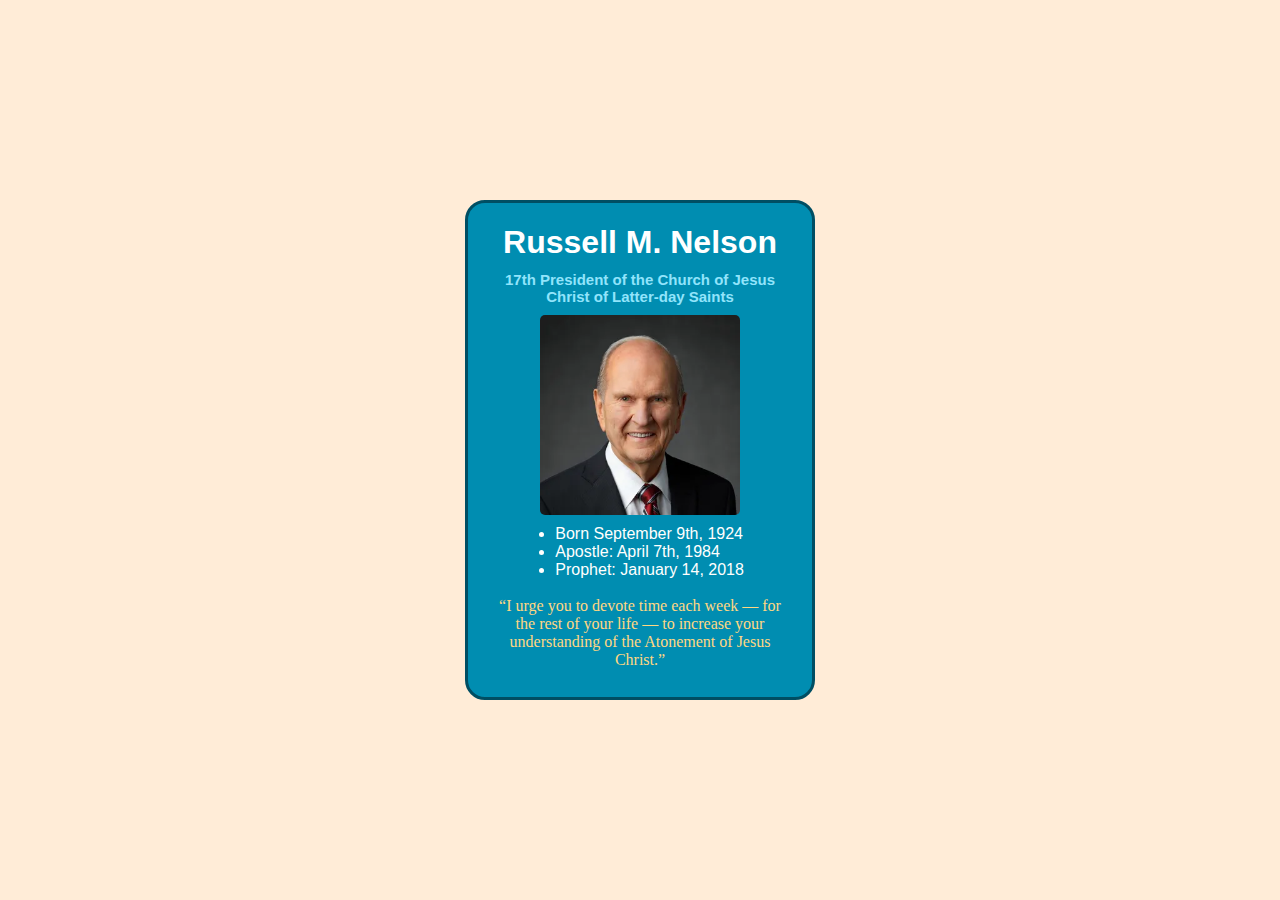
<file: ice/prophet_cards/nelson.html>
<!DOCTYPE html>
<html lang="en">
<head>
    <meta charset="UTF-8">
    <meta name="viewport" content="width=device-width, initial-scale=1.0">
    <title>Russell M. Nelson</title>
    <style>
        /* Insert styles here, this is called an internal stylesheet  */
        body {
            background-color: #FFECD7;
            font-family: Helvetica, sans-serif;
            display: flex;
            justify-content: center;
            align-items: center;
            height: 100vh;
            margin: 0;
        }
        #card {
            background-color: #008DB1;
            border: 3px solid #004E63;
            width: 350px;
            height: 500px;
            border-radius: 20px;
            margin: 0 auto;
            display: flex;
            flex-direction: column;    
            align-items: center;       
            justify-content: center;   
            padding: 20px;
            gap: 10px;
            box-sizing: border-box;
            text-align: center;
        }
        #title {
            color: #FFFFFF;
            font-size: 32px;
            margin: 0 
        }
        #sub_title {
            color: #91e4fb;
            font-family: Helvetica, sans-serif;
            margin: 0;
            font-size: 15px;

        }
        ul {
            color: #FFFFFE;
            font-family: Helvetica, sans-serif;
            margin: 0 auto;          
            display: inline-block;   
            text-align: left;        
            padding-left: 1.2rem;    
            list-style-position: outside;
            width: auto;
        }
        img {
            max-width: 100%;
            height: auto;
            border-radius: 5px;
            display: block;
            border-color: white;
            border-width: 300px;
        }
        #quote {
            color: #FFD783;
            font-family: "Brush Script MT", "Nanum Brush Script";   
            margin: 8px
        }

    </style>
</head>
<body>
    <div id="card">
    <h1 id="title">Russell M. Nelson</h1>
    <h2 id="sub_title">17th President of the Church of Jesus Christ of Latter-day Saints</h2>
    <img src="images/russell_nelson.png" alt="Russell M Nelson"  width="200" style="border-radius:5px;">
    <ul>
        <li>Born September 9th, 1924</li>
        <li>Apostle: April 7th, 1984</li>
        <li>Prophet: January 14, 2018</li>
    </ul>
    <p id="quote">“I urge you to devote time each week — for the rest of your life — to increase your understanding of the Atonement of Jesus Christ.”</p>
    </div>
</body>
</html>
</file>
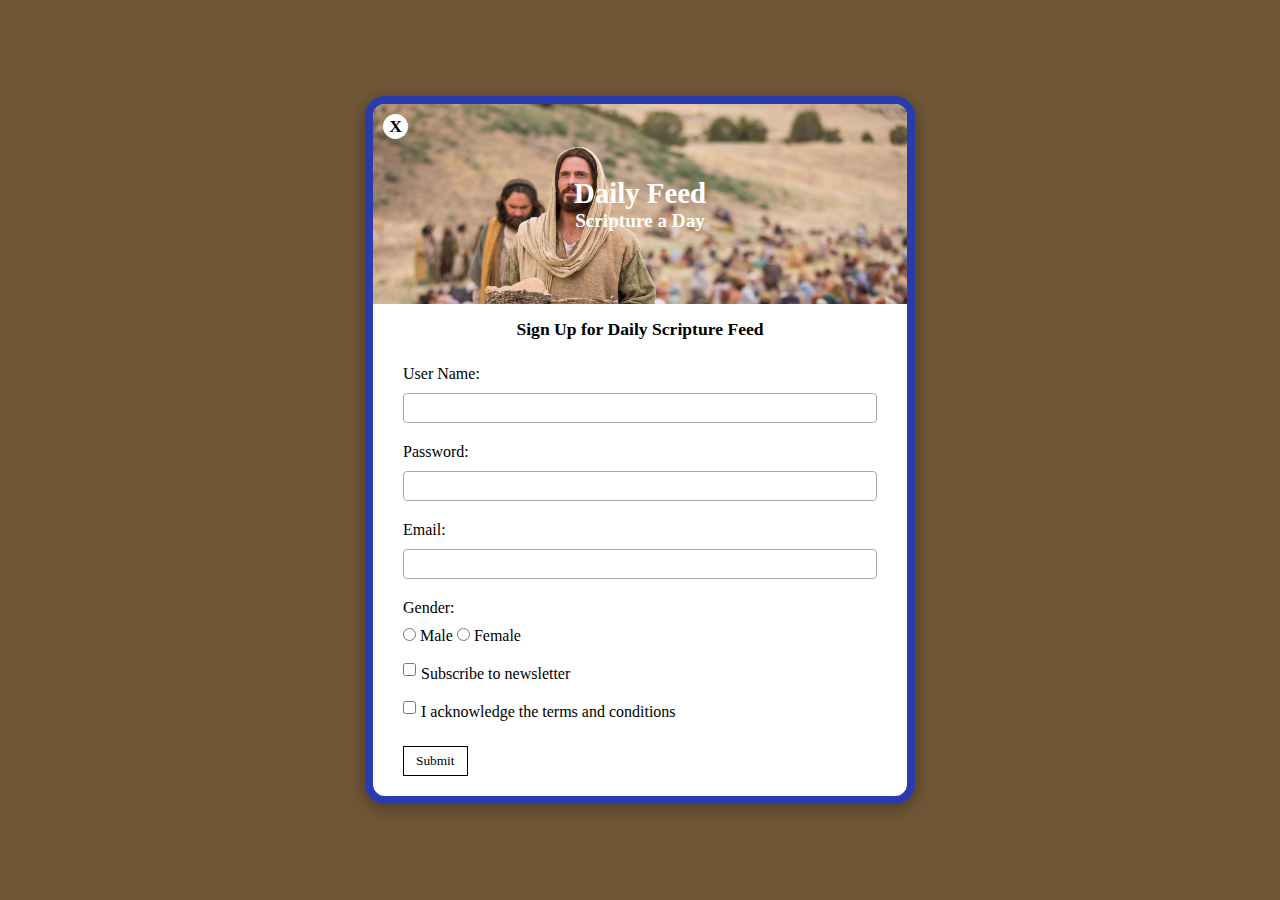
<file: ice/signup/signup.html>
<!DOCTYPE html>
<html lang="en">

<head>
    <meta charset="UTF-8">
    <meta name="viewport" content="width=device-width, initial-scale=1.0">
    <title>Daily Feed Sign Up</title>

    <style>
    * {
        margin: 0;
        box-sizing: border-box;
        font-family: Georgia, serif;
    }

    body {
        background-color: #6e5636;
        display: flex;
        justify-content: center;
        align-items: center;
        min-height: 100vh;
    }

    #formContainer {
        width: 550px;
        background-color: white;
        border: 8px solid #2a3cad;
        border-radius: 20px;
        overflow: hidden;
        box-shadow: 0 4px 15px rgba(0, 0, 0, 0.3);
    }

    #header {
        position: relative;
        background-image: url(images/jesus_feeds_5000.jpeg);
        background-size: cover;
        height: 200px;
        text-align: center;
        color: white;
        display: flex;
        flex-direction: column;
        justify-content: center;
        font-weight: bold;
    }

    #header h1 {
        font-size: 1.8em;
    }

    #header h2 {
        font-size: 1.2em;
    }

    #closeBtn {
        position: absolute;
        top: 10px;
        left: 10px;
        background: white;
        border: none;
        font-weight: bold;
        font-size: 1.1em;
        cursor: pointer;
        border-radius: 50%;
        width: 25px;
        height: 25px;
    }

    h3 {
        text-align: center;
        margin: 15px 0;
        font-size: 1.1em;
    }

    form {
        display: flex;
        flex-direction: column;
        gap: 10px;
        padding: 0 30px 20px 30px;
    }

    label {
        margin-top: 10px;
    }

    input[type="text"],
    input[type="password"],
    input[type="email"] {
        width: 100%;
        padding: 6px;
        border: 1px solid #aaa;
        border-radius: 4px;
    }

    .gender-group,
    section {
        display: flex;
        align-items: center;
        gap: 5px;
    }

    button[type="submit"] {
        margin-top: 15px;
        align-self: center;
        padding: 6px 12px;
        background-color: white;
        border: 1px solid #000;
        cursor: pointer;
    }

    button[type="submit"]:hover {
        background-color: #eee;
    }
</style>



</head>

<body>
    
    <div id="formContainer">
        <div id="header">
            <h1>Daily Feed</h1>
            <h2>Scripture a Day</h2>
            <button type="button" id="closeBtn">X</button> 
        </div>

        <h3>Sign Up for Daily Scripture Feed</h3>
        <form id="myForm">
            <label for="username">User Name:</label>
            <input type="text" id="username" name="username" required>

            <label for="password">Password:</label>
            <input type="password" id="password" name="password" required>

            <label for="email">Email:</label>
            <input type="email" id="email" name="email" required>

            <label>Gender:</label>
            <div>
                <input type="radio" id="male" name="gender" value="male" required>
                <label for="male">Male</label>
                <input type="radio" id="female" name="gender" value="female" required>
                <label for="female">Female</label>
            </div>

            <section>
                <input type="checkbox" id="newsletter" name="newsletter">
                <label for="newsletter">Subscribe to newsletter</label>
            </section>

            <section>
                <input type="checkbox" id="conditions" name="conditions" required>
                <label for="conditions">I acknowledge the terms and conditions</label>
            </section>

            <section>
                <button type="submit">Submit</button>
            </section>
        </form>
    </div>

    <div id="output"></div>

    <script>
        // Here is some Javascript to start looking forward to wdd131
        document.getElementById("closeBtn").addEventListener("click", function () {
            document.getElementById("formContainer").style.display = "none";
         });
        const form = document.getElementById('myForm');
        const output = document.getElementById('output');

        form.addEventListener('submit', function (event) {
            event.preventDefault(); // Stop form from actually submitting

            const formData = new FormData(form);
            const entries = [];

            for (const [key, value] of formData.entries()) {
                if (key == "password") {
                    entries.push(`<strong>${key}</strong>: ${value} (you should probably encrypt the password)`);
                } else {
                    entries.push(`<strong>${key}</strong>: ${value}`);
                }
            }

            output.innerHTML = `
            <br>  
            <h3>Here is the data that would be sent to the server:</h3>
            <ul>
                ${entries.map(item => `<li>${item}</li>`).join('')}
            </ul>
            `;
                });
    </script>

</body>

</html>
</file>
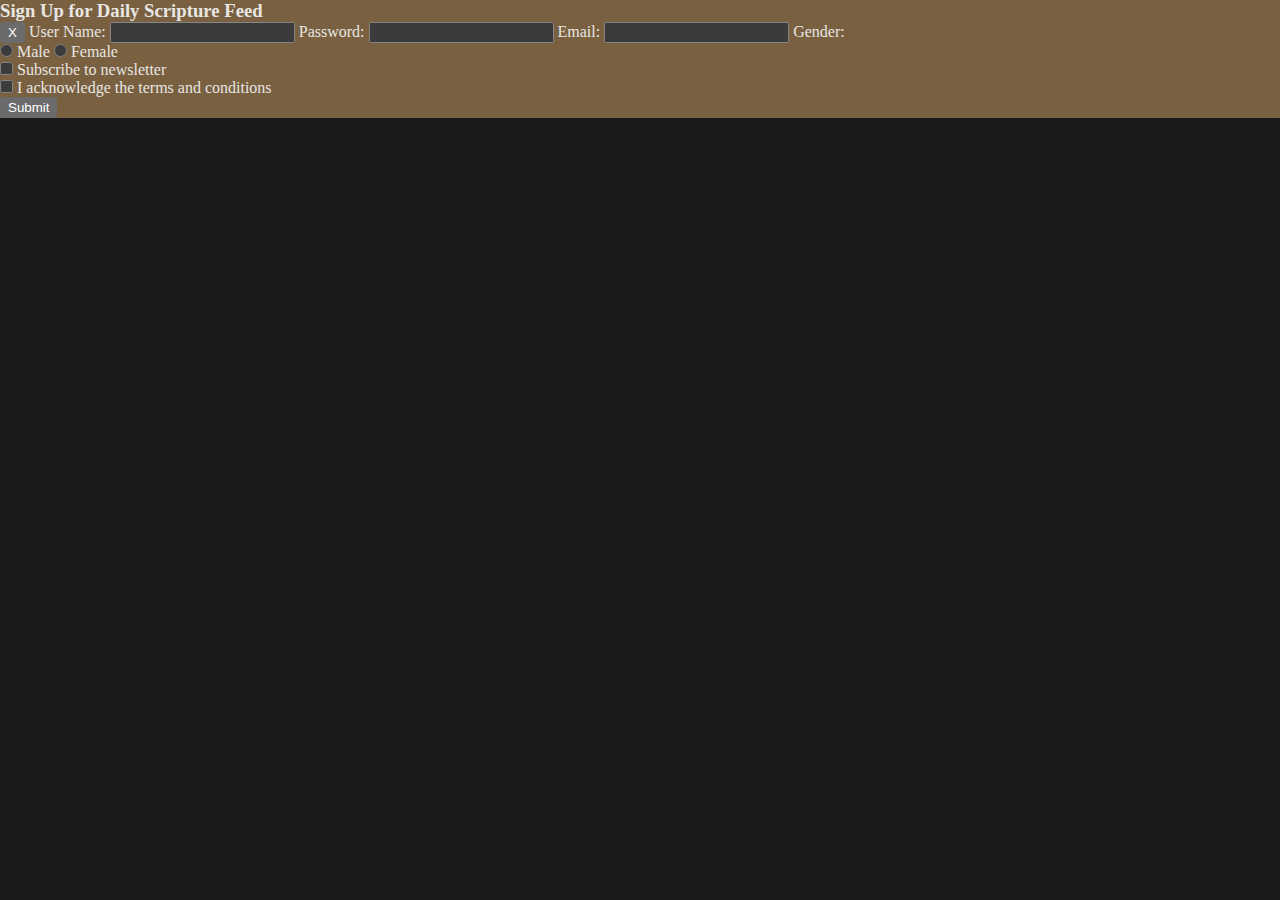
<file: wwr/images/Daily Feed Sign Up.html>
<!DOCTYPE html>
<!-- saved from url=(0040)http://127.0.0.1:5500/signup/signup.html -->
<html lang="en" data-darkreader-mode="dynamic" data-darkreader-scheme="dark" data-darkreader-proxy-injected="true"><head><meta http-equiv="Content-Type" content="text/html; charset=UTF-8"><style class="darkreader darkreader--fallback" media="screen"></style><style class="darkreader darkreader--user-agent" media="screen">@layer {
html {
    background-color: var(--darkreader-background-ffffff, #181a1b) !important;
}
html {
    color-scheme: dark !important;
}
iframe {
    color-scheme: dark !important;
}
html, body {
    background-color: var(--darkreader-background-ffffff, #181a1b);
}
html, body {
    border-color: var(--darkreader-border-4c4c4c, #736b5e);
    color: var(--darkreader-text-000000, #e8e6e3);
}
a {
    color: var(--darkreader-text-0040ff, #3391ff);
}
table {
    border-color: var(--darkreader-border-808080, #545b5e);
}
mark {
    color: var(--darkreader-text-000000, #e8e6e3);
}
::placeholder {
    color: var(--darkreader-text-a9a9a9, #b2aba1);
}
input:-webkit-autofill,
textarea:-webkit-autofill,
select:-webkit-autofill {
    background-color: var(--darkreader-background-faffbd, #404400) !important;
    color: var(--darkreader-text-000000, #e8e6e3) !important;
}
::selection {
    background-color: var(--darkreader-background-0060d4, #004daa) !important;
    color: var(--darkreader-text-ffffff, #e8e6e3) !important;
}
::-moz-selection {
    background-color: var(--darkreader-background-0060d4, #004daa) !important;
    color: var(--darkreader-text-ffffff, #e8e6e3) !important;
}
}</style><style class="darkreader darkreader--text" media="screen"></style><style class="darkreader darkreader--invert" media="screen">.jfk-bubble.gtx-bubble, .captcheck_answer_label > input + img, span#closed_text > img[src^="https://www.gstatic.com/images/branding/googlelogo"], span[data-href^="https://www.hcaptcha.com/"] > #icon, img.Wirisformula, a[data-testid="headerMediumLogo"]>svg, .d2l-navigation-link-image-container, .d2l-iframe-loading-container {
    filter: invert(100%) hue-rotate(180deg) contrast(90%) !important;
}</style><style class="darkreader darkreader--inline" media="screen">[data-darkreader-inline-bgcolor] {
  background-color: var(--darkreader-inline-bgcolor) !important;
}
[data-darkreader-inline-bgimage] {
  background-image: var(--darkreader-inline-bgimage) !important;
}
[data-darkreader-inline-border] {
  border-color: var(--darkreader-inline-border) !important;
}
[data-darkreader-inline-border-bottom] {
  border-bottom-color: var(--darkreader-inline-border-bottom) !important;
}
[data-darkreader-inline-border-left] {
  border-left-color: var(--darkreader-inline-border-left) !important;
}
[data-darkreader-inline-border-right] {
  border-right-color: var(--darkreader-inline-border-right) !important;
}
[data-darkreader-inline-border-top] {
  border-top-color: var(--darkreader-inline-border-top) !important;
}
[data-darkreader-inline-boxshadow] {
  box-shadow: var(--darkreader-inline-boxshadow) !important;
}
[data-darkreader-inline-color] {
  color: var(--darkreader-inline-color) !important;
}
[data-darkreader-inline-fill] {
  fill: var(--darkreader-inline-fill) !important;
}
[data-darkreader-inline-stroke] {
  stroke: var(--darkreader-inline-stroke) !important;
}
[data-darkreader-inline-outline] {
  outline-color: var(--darkreader-inline-outline) !important;
}
[data-darkreader-inline-stopcolor] {
  stop-color: var(--darkreader-inline-stopcolor) !important;
}
[data-darkreader-inline-bg] {
  background: var(--darkreader-inline-bg) !important;
}
[data-darkreader-inline-border-short] {
  border: var(--darkreader-inline-border-short) !important;
}
[data-darkreader-inline-border-bottom-short] {
  border-bottom: var(--darkreader-inline-border-bottom-short) !important;
}
[data-darkreader-inline-border-left-short] {
  border-left: var(--darkreader-inline-border-left-short) !important;
}
[data-darkreader-inline-border-right-short] {
  border-right: var(--darkreader-inline-border-right-short) !important;
}
[data-darkreader-inline-border-top-short] {
  border-top: var(--darkreader-inline-border-top-short) !important;
}
[data-darkreader-inline-invert] {
    filter: invert(100%) hue-rotate(180deg);
}</style><style class="darkreader darkreader--variables" media="screen">:root {
   --darkreader-neutral-background: var(--darkreader-background-ffffff, #181a1b);
   --darkreader-neutral-text: var(--darkreader-text-000000, #e8e6e3);
   --darkreader-selection-background: var(--darkreader-background-0060d4, #004daa);
   --darkreader-selection-text: var(--darkreader-text-ffffff, #e8e6e3);
}</style><style class="darkreader darkreader--root-vars" media="screen"></style>
    
    <meta name="viewport" content="width=device-width, initial-scale=1.0">
    <title>Daily Feed Sign Up</title>

    <style>
        * {
            margin: 0;
        }


        body {
            background: rgb(120, 96, 64);
        }
    </style><style class="darkreader darkreader--sync" media="screen"></style>




<meta name="darkreader" content="cbe2c293a1ad4f78be9fc3a13a8475c2"><style class="darkreader darkreader--override" media="screen">.vimvixen-hint {
    background-color: var(--darkreader-background-ffd76e, #684b00) !important;
    border-color: var(--darkreader-background-c59d00, #9e7e00) !important;
    color: var(--darkreader-text-302505, #d7d4cf) !important;
}
#vimvixen-console-frame {
    color-scheme: light !important;
}
::placeholder {
    opacity: 0.5 !important;
}
#edge-translate-panel-body,
.MuiTypography-body1,
.nfe-quote-text {
    color: var(--darkreader-neutral-text) !important;
}
gr-main-header {
    background-color: var(--darkreader-background-add8e6, #1b4958) !important;
}
.tou-z65h9k,
.tou-mignzq,
.tou-1b6i2ox,
.tou-lnqlqk {
    background-color: var(--darkreader-neutral-background) !important;
}
.tou-75mvi {
    background-color: var(--darkreader-background-cfecf5, #0f3a47) !important;
}
.tou-ta9e87,
.tou-1w3fhi0,
.tou-1b8t2us,
.tou-py7lfi,
.tou-1lpmd9d,
.tou-1frrtv8,
.tou-17ezmgn {
    background-color: var(--darkreader-background-f5f5f5, #1e2021) !important;
}
.tou-uknfeu {
    background-color: var(--darkreader-background-faedda, #432c09) !important;
}
.tou-6i3zyv {
    background-color: var(--darkreader-background-85c3d8, #245d70) !important;
}
div.mermaid-viewer-control-panel .btn {
    background-color: var(--darkreader-neutral-background);
    fill: var(--darkreader-neutral-text);
}
svg g rect.er {
    fill: var(--darkreader-neutral-background) !important;
}
svg g rect.er.entityBox {
    fill: var(--darkreader-neutral-background) !important;
}
svg g rect.er.attributeBoxOdd {
    fill: var(--darkreader-neutral-background) !important;
}
svg g rect.er.attributeBoxEven {
    fill: var(--darkreader-selection-background);
    fill-opacity: 0.8 !important;
}
svg rect.er.relationshipLabelBox {
    fill: var(--darkreader-neutral-background) !important;
}
svg g g.nodes rect,
svg g g.nodes polygon {
    fill: var(--darkreader-neutral-background) !important;
}
svg g rect.task {
    fill: var(--darkreader-selection-background) !important;
}
svg line.messageLine0,
svg line.messageLine1 {
    stroke: var(--darkreader-neutral-text) !important;
}
div.mermaid .actor {
    fill: var(--darkreader-neutral-background) !important;
}
mitid-authenticators-code-app > .code-app-container {
    background-color: white !important;
    padding-top: 1rem;
}
iframe#unpaywall[src$="unpaywall.html"] {
    color-scheme: light !important;
}
select {
    --darkreader-bg--form-control-background-color: rgba(22, 22, 22, 0) !important;
}
select * {
    background-color: var(--darkreader-neutral-background) !important;
}
body#tumblr {
    --darkreader-bg--secondary-accent: 31, 32, 34 !important;
    --darkreader-bg--white: 23, 23, 23 !important;
    --darkreader-text--black: 228, 224, 218 !important;
}
:host {
    --d2l-border-color: var(--darkreader-bg--d2l-color-gypsum) !important;
    --d2l-button-icon-background-color-hover: var(--darkreader-bg--d2l-color-gypsum) !important;
    --d2l-color-ferrite: var(--darkreader-neutral-text) !important;
    --d2l-color-sylvite: var(--darkreader-bg--d2l-color-sylvite) !important;
    --d2l-dropdown-background-color: var(--darkreader-neutral-background) !important;
    --d2l-dropdown-border-color: var(--darkreader-border--d2l-color-mica) !important;
    --d2l-input-backgroud-color: var(--darkreader-neutral-background) !important;
    --d2l-menu-border-color: var(--darkreader-bg--d2l-color-gypsum) !important;
    --d2l-tooltip-background-color: var(--darkreader-neutral-background) !important;
    --d2l-tooltip-border-color: var(--darkreader-bg--d2l-color-gypsum) !important;
}
:host([_floating]) .d2l-floating-buttons-container {
    background-color: var(--darkreader-neutral-background) !important;
    border-top-color: var(--darkreader-border--d2l-color-mica) !important;
    opacity: 0.88 !important;
}
d2l-card {
    background: var(--darkreader-neutral-background) !important;
    border-color: var(--darkreader-border--d2l-color-gypsum) !important;
}
d2l-dropdown-content > div,
d2l-menu-item {
    background-color: var(--darkreader-neutral-background) !important;
    border-radius: 10px !important;
}
d2l-empty-state-simple {
    border-color: var(--darkreader-bg--d2l-color-gypsum) !important;
}
.d2l-button-filter > ul > li > a.vui-button {
    border-color: var(--darkreader-border--d2l-color-mica) !important;
}
.d2l-label-text:has(.d2l-button-subtle-content):hover,
.d2l-label-text:has(.d2l-button-subtle-content):focus,
.d2l-label-text:has(.d2l-button-subtle-content):active {
    background-color: var(--darkreader-bg--d2l-color-gypsum) !important;
}
.d2l-navigation-centerer {
    color: inherit !important;
}
.d2l-tabs-layout {
    border-color: var(--darkreader-border--d2l-color-gypsum) !important;
}
.d2l-input,
.d2l-calendar-date,
.d2l-htmleditor-container {
    background-color: var(--darkreader-neutral-background) !important;
}
.d2l-collapsible-panel {
    border: 1px solid var(--darkreader-border--d2l-color-mica) !important;
    border-radius: 0.4rem !important;
}
.d2l-collapsible-panel-divider {
    border-bottom: 1px solid var(--darkreader-border--d2l-color-mica) !important;
}
.d2l-w2d-flex {
    border-bottom: 2px solid var(--darkreader-border--d2l-color-mica) !important;
}
.d2l-collapsible-panel scrolled,
.d2l-collapsible-panel-header,
.d2l-w2d-collection-fixed {
    background-color: var(--darkreader-neutral-background) !important;
}
.d2l-loading-spinner-bg {
    fill: var(--darkreader-bg--d2l-color-gypsum) !important;
}
.d2l-loading-spinner-bg-stroke {
    stroke: var(--darkreader-border--d2l-color-mica) !important;
}
.d2l-loading-spinner-wrapper svg path,
.d2l-loading-spinner-wrapper svg circle {
    fill: var(--darkreader-neutral-background) !important;
}
embed[type="application/pdf"][src="about:blank"] { filter: invert(100%) contrast(90%); }</style></head>

<body>
    <div id="formContainer">
        <h3>Sign Up for Daily Scripture Feed</h3>
        <form id="myForm">
            <button type="button" id="closeBtn">X</button>
            <label for="username">User Name:</label>
            <input type="text" id="username" name="username" required="">

            <label for="password">Password:</label>
            <input type="password" id="password" name="password" required="">

            <label for="email">Email:</label>
            <input type="email" id="email" name="email" required="">

            <label>Gender:</label>
            <div>
                <input type="radio" id="male" name="gender" value="male" required="">
                <label for="male">Male</label>
                <input type="radio" id="female" name="gender" value="female" required="">
                <label for="female">Female</label>
            </div>

            <section>
                <input type="checkbox" id="newsletter" name="newsletter">
                <label for="newsletter">Subscribe to newsletter</label>
            </section>

            <section>
                <input type="checkbox" id="conditions" name="conditions" required="">
                <label for="conditions">I acknowledge the terms and conditions</label>
            </section>

            <section>
                <button type="submit">Submit</button>
            </section>
        </form>
    </div>

    <div id="output"></div>

    <script>
        // Here is some Javascript to start looking forward to wdd131
        document.getElementById("closeBtn").addEventListener("click", function () {
            document.getElementById("formContainer").style.display = "none";
         });
        const form = document.getElementById('myForm');
        const output = document.getElementById('output');

        form.addEventListener('submit', function (event) {
            event.preventDefault(); // Stop form from actually submitting

            const formData = new FormData(form);
            const entries = [];

            for (const [key, value] of formData.entries()) {
                if (key == "password") {
                    entries.push(`<strong>${key}</strong>: ${value} (you should probably encrypt the password)`);
                } else {
                    entries.push(`<strong>${key}</strong>: ${value}`);
                }
            }

            output.innerHTML = `
            <br>  
            <h3>Here is the data that would be sent to the server:</h3>
            <ul>
                ${entries.map(item => `<li>${item}</li>`).join('')}
            </ul>
            `;
                });
    </script>

<!-- Code injected by live-server -->
<script>
	// <![CDATA[  <-- For SVG support
	if ('WebSocket' in window) {
		(function () {
			function refreshCSS() {
				var sheets = [].slice.call(document.getElementsByTagName("link"));
				var head = document.getElementsByTagName("head")[0];
				for (var i = 0; i < sheets.length; ++i) {
					var elem = sheets[i];
					var parent = elem.parentElement || head;
					parent.removeChild(elem);
					var rel = elem.rel;
					if (elem.href && typeof rel != "string" || rel.length == 0 || rel.toLowerCase() == "stylesheet") {
						var url = elem.href.replace(/(&|\?)_cacheOverride=\d+/, '');
						elem.href = url + (url.indexOf('?') >= 0 ? '&' : '?') + '_cacheOverride=' + (new Date().valueOf());
					}
					parent.appendChild(elem);
				}
			}
			var protocol = window.location.protocol === 'http:' ? 'ws://' : 'wss://';
			var address = protocol + window.location.host + window.location.pathname + '/ws';
			var socket = new WebSocket(address);
			socket.onmessage = function (msg) {
				if (msg.data == 'reload') window.location.reload();
				else if (msg.data == 'refreshcss') refreshCSS();
			};
			if (sessionStorage && !sessionStorage.getItem('IsThisFirstTime_Log_From_LiveServer')) {
				console.log('Live reload enabled.');
				sessionStorage.setItem('IsThisFirstTime_Log_From_LiveServer', true);
			}
		})();
	}
	else {
		console.error('Upgrade your browser. This Browser is NOT supported WebSocket for Live-Reloading.');
	}
	// ]]>
</script>


</body></html>
</file>
<file: halloween/styles/styles.css>
body {
    background-color: black; 
    color: white; 
    border: 50px solid rgb(255, 255, 255); 
}

#wrapper {
    max-width: 900px; 
    margin: 0 auto; 
}

nav ul {
    list-style: none; 
    display: flex; 
    justify-content: space-around; 
    padding: 15px;
    background-color: black
}

nav li {
    color: purple;
    font-size: 30px;
}    

nav li:hover {
    color: white; 
    cursor: pointer; 
}

img {
    margin: 50x;
    height: 900px;
}

h1 {
    text-align: center;
    font-size: 120px;
    color: purple;
    font-family: 'Creepster', cursive;
    
}
</file>
<file: portal_page/styles/styles.css>
body {
    background-color: black; 
    color: white; 
    border: 5px solid orange; 
}

#wrapper {
    max-width: 900px; /* Stop the content from getting too wide */
    margin: 0 auto; /* This centers the content block horizontally */
    background-color: #333333; /* A slightly lighter gray/black inside the content area */
}

nav ul {
    display: flex;
    padding: 15px;
    background-color: darkred;
}
</file>
<file: wwr/styles/style.css>
/* BASE STYLES */
body {
  background-color: #ffffff;
  max-width: 1600px;
  margin: 0 auto;
  padding: 0;
  font-family: "Roboto", "Arial", sans-serif;
}

h2 {
  margin: 0;
}

#background {   
  background-color: #4a5446;
  height: 600px;
  padding: 0;
  margin-top: 100px;
  grid-column: 1/11;
  grid-row: 3/5;
  z-index: -1;
}

/* HEADER & NAV */
header {
  background-color: #ffffff; 
  border-bottom: 1px solid #ccc;
  display: flex;
  justify-content: space-between;
  align-items: center;
  padding: 10px 30px;
}

#logo_link {
  padding-top: 5px;
  justify-self: center;
  align-self: center;
}

nav {
    display: flex;
}

nav a {
  color: #333;
  text-decoration: none; 
  text-align: center;
  padding: 15px 15px;
}

nav a:hover {
  background-color: #eee;
  color: #333; 
}


/* HERO SECTION */
#hero {
    display: grid;
    grid-template-columns: 1fr;
}
#hero-box {
    grid-column: 1/2;
    grid-row: 1/2;
}
#hero-img {
    width: 100%;
    height: 100%;
    object-fit: cover;
}
#hero-msg {
    grid-column: 1/2;
    grid-row: 1/2;
    display: flex;
    flex-direction: column;
    justify-content: center;
    align-items: center;
    text-align: center;
    color: white;
    padding-top: 100px;
    margin-top: 0;
}
#hero-msg h4 {
    color: #ffffff;
    font-size: 1.5em;
    margin-bottom: 20px;
}

/* LOGO & ICONS */
.logo, .icon {
  width: 80px; 
}

.icon {
  width: 50px;
  padding-top: 15px;
}

/* BUTTON STYLES */
.book, .join {
  background-color: #2a9d8f; 
  color: #ffffff;
  text-decoration: none; 
  font-size: 18px;
  padding: 15px 30px;
  margin-top: 50px;
  border-radius: 5px;
}

.book:hover, .join:hover {
  background-color: #21867a; 
  color: #f4f1de; 
}

/* CARDS SECTION */

.home-grid {
    display: grid;
    grid-template-columns: repeat(10, 1fr);
    padding: 0 5%;
}

.card-container {
    grid-column: 1/11;
    grid-row: 1/2;
    display: grid;
    grid-template-columns: repeat(3, 1fr);
    gap: 30px;
    width: 80%;
    margin: 50px auto;
}

.rivers-card, .camping-card, .rapids-card {
    text-align: center;
    background-color: transparent;
}

.card-img, .mountains {
    width: 100%;
    border: 3px solid #d9c2a3;
    transition: transform .5s;
    box-shadow: 2px 2px 5px #aaa;
}

.card-img:hover {
    opacity: .9;
    transform: scale(1.05);
}

.rivers-card > *, .camping-card > *, .rapids-card > * {
    display: block;
}

.mountains {
    grid-column: 2/7; 
    grid-row: 4/5; 
    width: 100%;
    height: auto;
    box-shadow: 5px 5px 10px #6f7364;
}

/* MESSAGE SECTIONS */
.msg {
    grid-column: 5/10; 
    grid-row: 4/5;
    align-self: end;
    margin-bottom: 50px;
    z-index: 10;
    background-color: #f4f1de; 
    line-height: 1.5em;
    padding: 35px;
    box-shadow: 5px 5px 10px #6f7364;
}

.msg h2 {
  color: #024873;   
  font-family: "Playfair Display", "Georgia", serif;
}

.msg p {
  color: #023047; 
  padding-bottom: 15px;
}

/* HEADINGS */
.home-title {
  color: #ffffff;  
  font-family: "Playfair Display", "Georgia", serif;
  font-size: 3em;
  margin-top: 0;
}

h4 {
  color: #023047;
}

/* FOOTER */
footer {
  background-color: #4a5446;
  padding: 25px 50px;
  margin-top: 100px; 
  display: flex;
  justify-content: space-around;
  align-items: center;
}

footer p {
  font-size: 1em; 
}

footer a {
  color: #f4f1de;
  text-decoration: none;
}

footer a:hover {
  color: #ffffff; 
}

footer p a:hover {
  text-decoration: underline; 
}

footer .social img {
  padding-top: 15px;
}

/* MEDIA QUERY */
@media screen and (max-width: 900px) {
    #hero, .home-grid {
        display: block;
        height: auto;
    }
    nav, footer, .card-container {
        flex-direction: column;
        display: flex;
    }
    nav a {
        display: block;
        padding: 15px;
    }
    #hero {
        margin-top: 0;
    }
    #hero-msg {
        margin-top: 0;
    }
    #hero-msg h4 {
        display: none;
    }
    #hero-msg h1 {
        color: #6f7364;
    }
    .home-title {
        font-size: 25px;
    }
    .rivers-card, .camping-card, .rapids-card { 
        margin: 50px auto;
        width: 60%;
    }
    #background {
        display: none;
    }
    .mountains, .msg {
        width: 80%;
        display: block;
        margin: 0 auto;
    }
    footer {
        margin-top: 25px;
    }
}
</file>
<file: ice/favorite_devo/styles/styles.css>
body {
  margin: 0;
  height: 100%;
  font-family: Arial, sans-serif;
  background: linear-gradient(to bottom, #d3d3d3, #001f3f);
  background-repeat: no-repeat; /* Just in case */
  background-attachment: fixed;
}

.container {
  text-align: center;
}

.header {
  padding: 20px 0;
}

.header-image {
  background-image: url('../images/icenter.png'); /* Replace with your image */
  background-repeat: no-repeat;
  background-position: center;
  height: 150px;
  display: flex;
  flex-direction: column;
  justify-content: center;
  color: white;

}

.header-image h1 {
  margin: 0;
  line-height: 0.9;
    font-size: 3.5em;
  font-weight: bold;
  text-shadow: 2px 2px 4px rgba(0, 0, 0, 0.7);
  background: #00000055;
}

.content-box {
  background-color: white;
  margin: 30px auto;
  width: 90%;
  max-width: 900px;
  padding: 40px;
  box-shadow: 5px 5px 0px black;
  min-height: 400px;
}







table.blueTable {
  border: 1px solid #0e3f5f;
  background-color: #EEEEEE;
  width: 100%;
  text-align: left;
  border-collapse: collapse;
}
table.blueTable td, table.blueTable th {
  border: 1px solid #AAAAAA;
  padding: 3px 2px;
}
table.blueTable tbody td {
  font-size: 13px;
}
table.blueTable tr:nth-child(even) {
  background: #D0E4F5;
}
table.blueTable thead {
  background: #1C6EA4;
  background: -moz-linear-gradient(top, #5592bb 0%, #327cad 66%, #1C6EA4 100%);
  background: -webkit-linear-gradient(top, #5592bb 0%, #327cad 66%, #1C6EA4 100%);
  background: linear-gradient(to bottom, #5592bb 0%, #327cad 66%, #1C6EA4 100%);
  border-bottom: 2px solid #444444;

}
table.blueTable thead th {
  font-size: 15px;
  font-weight: bold;
  color: #FFFFFF;
  border-left: 2px solid #D0E4F5;
}
table.blueTable thead th:first-child {
  border-left: none;
}

table.blueTable tfoot {
  font-size: 14px;
  font-weight: bold;
  color: #FFFFFF;
  background: #D0E4F5;
  background: -moz-linear-gradient(top, #dcebf7 0%, #d4e6f6 66%, #D0E4F5 100%);
  background: -webkit-linear-gradient(top, #dcebf7 0%, #d4e6f6 66%, #D0E4F5 100%);
  background: linear-gradient(to bottom, #dcebf7 0%, #d4e6f6 66%, #D0E4F5 100%);
  border-top: 2px solid #444444;
}
table.blueTable tfoot td {
  font-size: 14px;
}
table.blueTable tfoot .links {
  text-align: right;
}
table.blueTable tfoot .links a{
  display: inline-block;
  background: #1E46A4;
  color: #FFFFFF;
  padding: 2px 8px;
  border-radius: 5px;
}
</file>
<file: ice/positioning/positionstyles.css>
/* CSS - Name: "positionstyles.css" */
/* Activity 1 styles */
.content1 {
  /* This is the parent of the activity 1 boxes. */
  display: grid;
  grid-template-columns: 1fr 1fr;
  justify-items: center;
  gap: 20px;

}
.red1 { 
  width: 100%; 
  height: 100px; 
  background-color: red; 
  grid-column: 1/3;
} 
.green1 {
  width: 200px; 
  height: 200px; 
  background-color: green;
} 
.yellow1 {
  width: 200px; 
  height: 200px; 
  background-color: gold; 
} 
.blue1 {
  width: 100%; 
  height: 100px; 
  background-color: blue; 
  grid-column: 1/3;
} 
/* Activity 2 styles */ 
.content2 {
  /* This is the parent of the activity 2 boxes. */
}
.red2 {
  width: 100px; 
  height: 100px; 
  background-color: red; 
} 
.green2 { 
  width: 100px; 
  height: 100px; 
  background-color: green; 
} 
.yellow2 {
  width: 100px; 
  height: 100px; 
  background-color: gold; 
} 
.blue2 {
  width: 100px; 
  height: 100px; 
  background-color: blue; 
} 
/* Activity 3 styles */ 
.content3 {
  /* This is the parent of the activity 3 boxes. */
}
.red3 {
  width: 100px; 
  height: 100px; 
  background-color: red; 
} 
.green3 {
  width: 100px; 
  height: 100px; 
  background-color: green;
} 
.yellow3 {
  width: 100px; 
  height: 100px; 
  background-color: gold; 
} 
.blue3 {
  width: 100px;
  height: 100px; 
  background-color: blue; 
} 
/* Activity 4 styles */ 
.content4 {
  /* This is the parent of the activity 4 boxes. */
  height: 400px;
}
.red4 {
  width: 100px; 
  height: 100px; 
  background-color: red; 
} 
.green4 {
  width: 100px; 
  height: 100px; 
  background-color: green; 
} 
.yellow4 {
  width: 100px; 
  height: 100px; 
  background-color: gold; 
} 
.blue4 {
  width: 100px; 
  height: 100px; 
  background-color: blue; 
} 
/* Activity 5 styles */ 
.content5 {
  /* This is the parent of the activity 5 boxes. */
  height: 400px;
}
.red5 { 
  width: 100px; 
  height: 100px; 
  background-color: red; 
} 
.green5 { 
  width: 100px; 
  height: 100px; 
  background-color: green; 

} 
.yellow5 {
  width: 100px; 
  height: 100px; 
  background-color: gold; 

} 
.blue5 {
  width: 100px; 
  height: 100px; 
  background-color: blue; 
} 
/* Activity 6 styles */ 
.content6 {
  /* This is the parent of the activity 6 boxes. */
}
.red6 {
  width: 100px; 
  height: 100px; 
  background-color: red; 
} 
.green6 {
  width: 100px; 
  height: 100px; 
  background-color: green; 
} 
.yellow6 {
  width: 100px; 
  height: 100px; 
  background-color: gold; 
} 
.blue6 {
  width: 100px; 
  height: 100px; 
  background-color: blue; 
} 


/* Do not make any changes below here */
.activity {
  width: 70%; 
  margin: 20px auto; 
  font-family: Arial, sans-serif; 
  border: 1px solid black; 
  padding: 10px; 
  clear:both; 
  overflow: auto;
} 

.hint {
  border: 1px solid grey;
  background: #e0e0e0;
  padding: .5em;
  position: relative;
  margin: 1em 0;
}
.hint h3 {
  margin: 0;
}
.hint:hover {
  background: #d0d0d0;
}
.hint > div {
  display: none;
}

.hint input[type=checkbox] {
  position: absolute;
  width: 100%;
  height: 100%;
  opacity: 0;
  z-index: 1;
  cursor: pointer;
}

.hint input[type=checkbox]:checked ~ div {
  display: block;
}

.hint i {
  position: absolute;
  transform: translate(-6px, 0);
  margin-top: 16px;
  right: 10px;
  top: -3px;
}
.hint i:before, .hint i:after {
  content: "";
  position: absolute;
  background-color: black;
  width: 3px;
  height: 9px;
}
.hint i:before {
  transform: translate(2px, 0) rotate(45deg);
}
.hint i:after {
  transform: translate(-2px, 0) rotate(-45deg);
}

.hint input[type=checkbox]:checked ~ i:before {
  transform: translate(-2px, 0) rotate(45deg);
}
.hint input[type=checkbox]:checked ~ i:after {
  transform: translate(2px, 0) rotate(-45deg);
}
.hint a {
  position: relative;
  z-index: 1;
}
</file>
